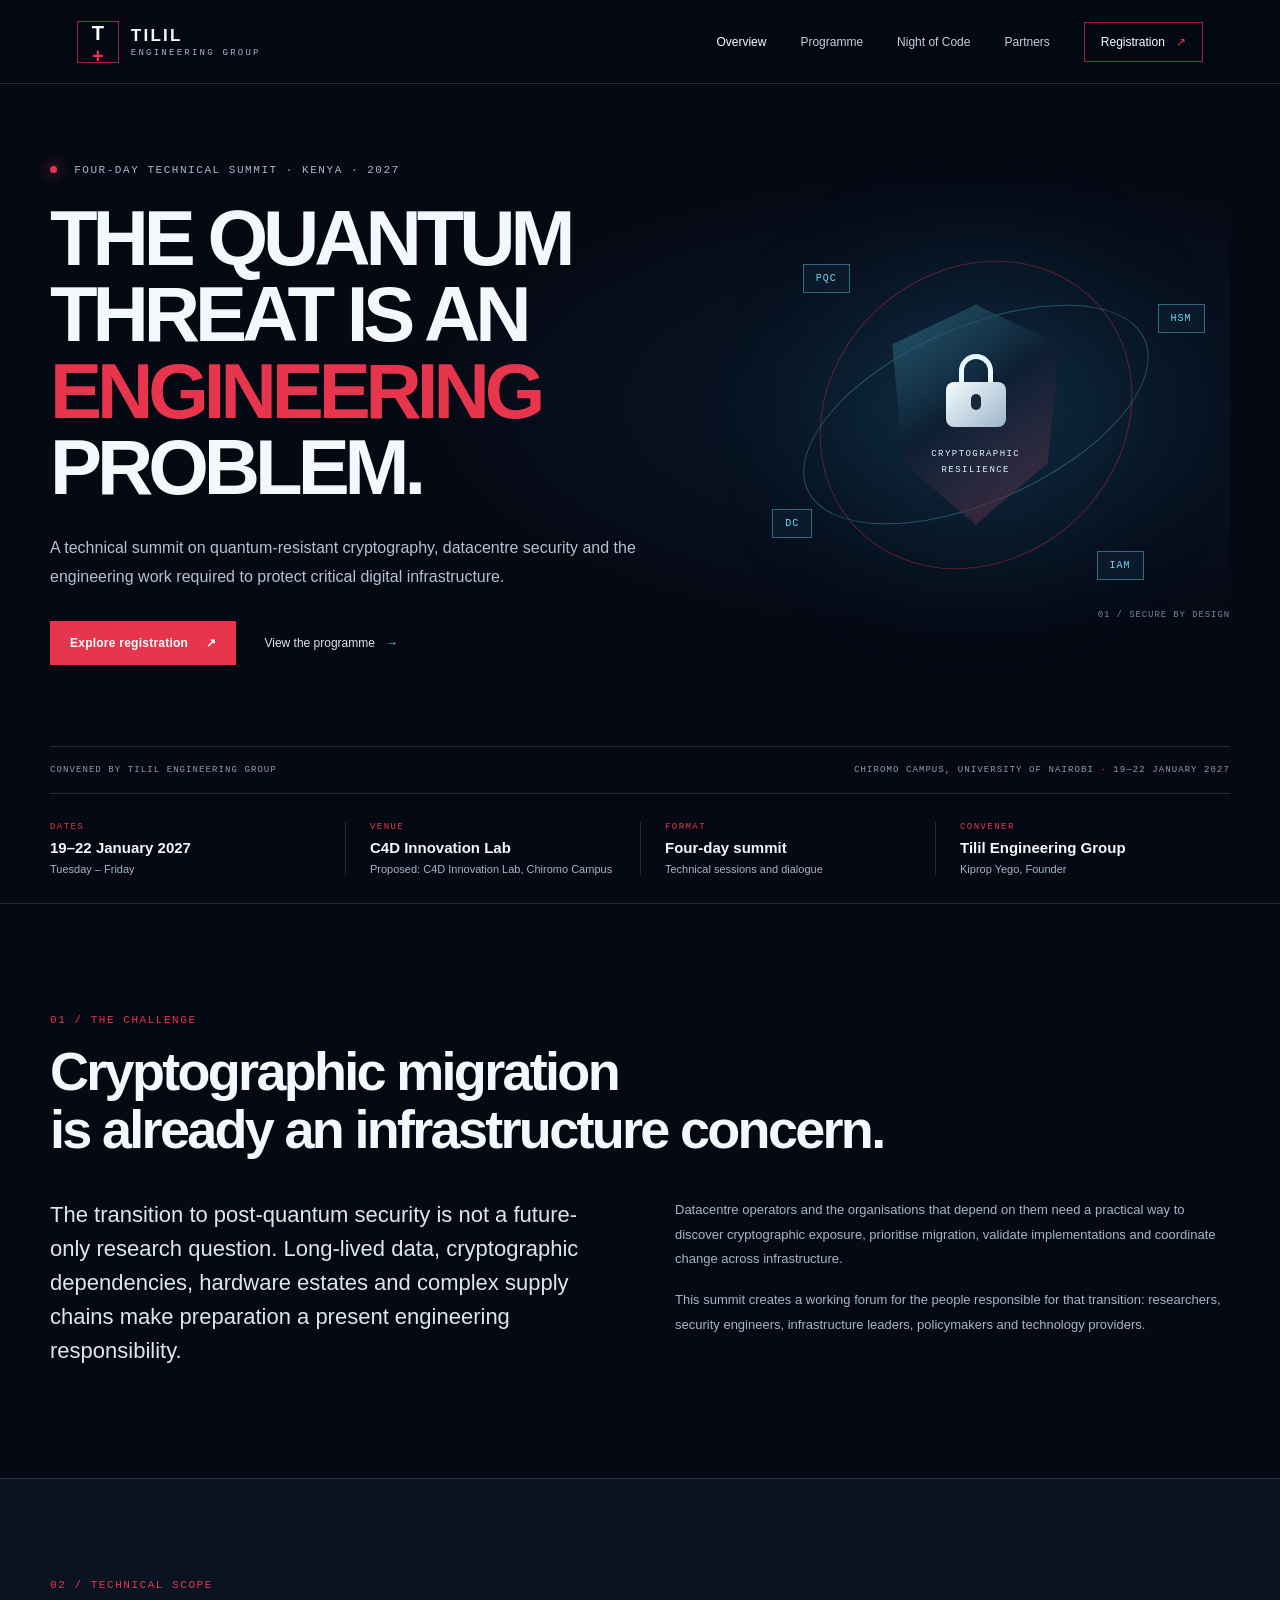
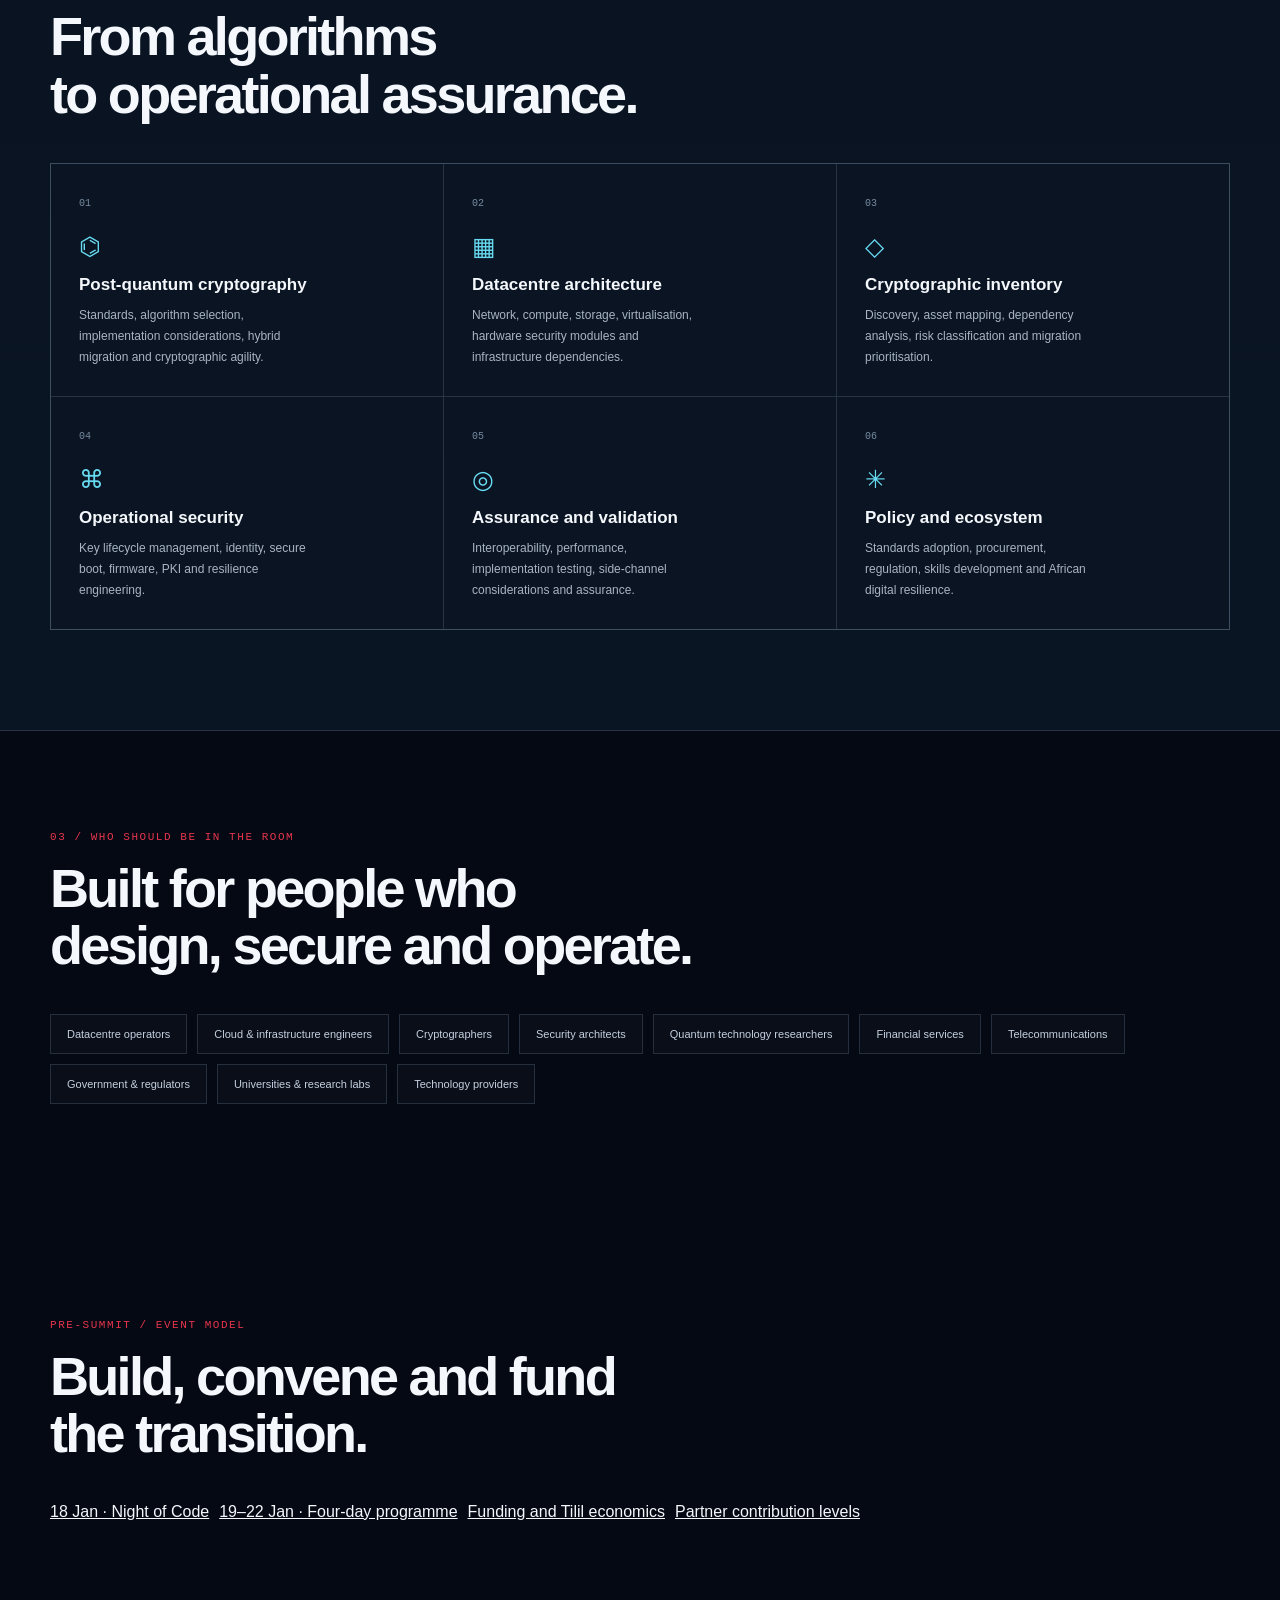
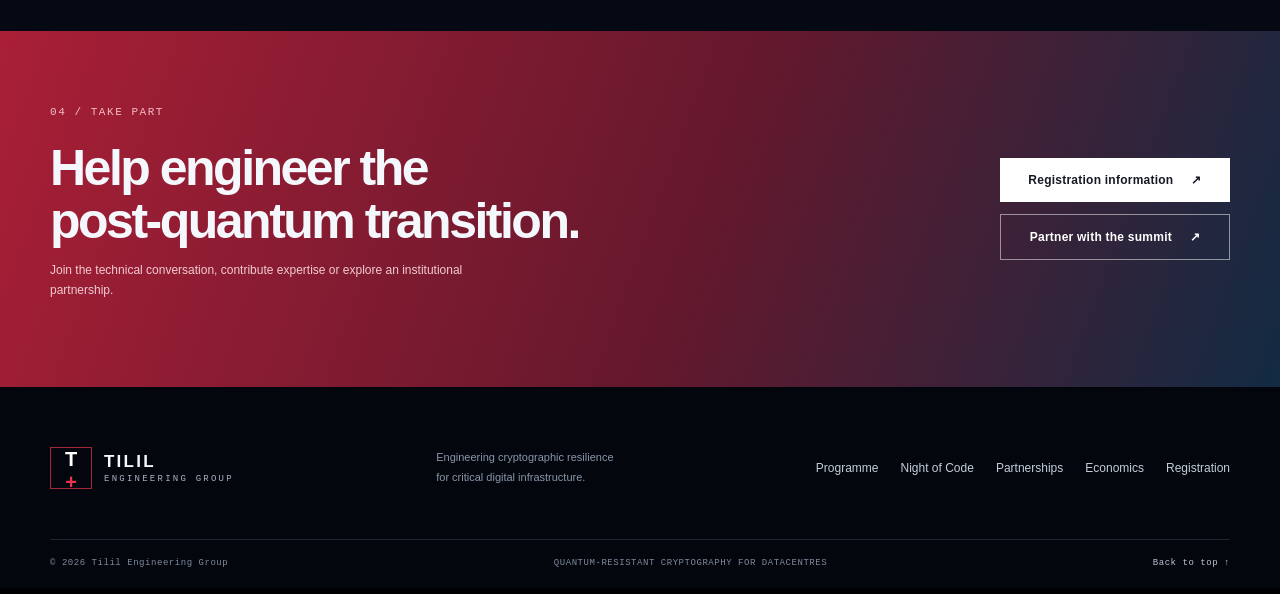
<file: index.html>
<!doctype html>
<html lang="en">
<head>
  <meta charset="utf-8">
  <meta name="viewport" content="width=device-width, initial-scale=1">
  <meta name="theme-color" content="#050914">
  <meta name="description" content="Quantum-Resistant Cryptography for Datacentres — a four-day technical summit in Kenya, convened by Tilil Engineering Group. 19–22 January 2027.">
  <meta property="og:type" content="website">
  <meta property="og:title" content="Quantum-Resistant Cryptography for Datacentres | Nairobi 2027">
  <meta property="og:description" content="Four days bringing cryptography, datacentre engineering, security architecture, research and policy together.">
  <title>Quantum-Resistant Cryptography for Datacentres | 2027 Summit</title>
  
  
  
  <link rel="stylesheet" href="styles.css">
  <link rel="stylesheet" href="refinements.css">
  <script src="script.js" defer></script>
</head>
<body>
  <a class="skip-link" href="#main">Skip to main content</a>
  <header class="site-header">
    <a class="brand" href="index.html" aria-label="Summit home">
      <span class="brand-symbol" aria-hidden="true">T<span>+</span></span>
      <span class="brand-name"><strong>TILIL</strong><small>ENGINEERING GROUP</small></span>
    </a>
    <button class="menu-toggle" type="button" aria-expanded="false" aria-controls="primary-nav" aria-label="Open navigation"><span></span><span></span></button>
    <nav class="primary-nav" id="primary-nav" aria-label="Main navigation">
      <a href="index.html" aria-current="page">Overview</a>
      <a href="programme.html">Programme</a>
      <a href="night-of-code.html">Night of Code</a>
      <a href="sponsors.html">Partners</a>
      <a class="nav-cta" href="registration.html">Registration <span aria-hidden="true">↗</span></a>
    </nav>
  </header>

  <main id="main">
    <section class="hero section-wrap">
      <div class="hero-grid">
        <div class="hero-copy">
          <p class="eyebrow"><span class="status-dot"></span> FOUR-DAY TECHNICAL SUMMIT · KENYA · 2027</p>
          <h1>THE QUANTUM<br>THREAT IS AN<br><span>ENGINEERING</span><br>PROBLEM.</h1>
          <p class="hero-lede">A technical summit on quantum-resistant cryptography, datacentre security and the engineering work required to protect critical digital infrastructure.</p>
          <div class="hero-actions">
            <a class="button button-primary" href="registration.html">Explore registration <span aria-hidden="true">↗</span></a>
            <a class="text-link" href="programme.html">View the programme <span aria-hidden="true">→</span></a>
          </div>
        </div>
        <div class="hero-art" role="img" aria-label="Abstract illustration of a protected digital infrastructure network">
          <div class="orbit orbit-one"></div><div class="orbit orbit-two"></div>
          <div class="core-shield"><div class="core-lock"><i></i><b></b></div><span class="core-label">CRYPTOGRAPHIC<br>RESILIENCE</span></div>
          <span class="node node-a">PQC</span><span class="node node-b">HSM</span><span class="node node-c">DC</span><span class="node node-d">IAM</span>
          <span class="art-coordinate">01 / SECURE BY DESIGN</span>
        </div>
      </div>
      <div class="hero-foot"><span>CONVENED BY TILIL ENGINEERING GROUP</span><span>CHIROMO CAMPUS, UNIVERSITY OF NAIROBI <i>·</i> 19—22 JANUARY 2027</span></div>
    </section>

    <section class="event-strip" aria-label="Event facts">
      <div><span class="fact-label">DATES</span><strong>19–22 January 2027</strong><small>Tuesday – Friday</small></div>
      <div><span class="fact-label">VENUE</span><strong>C4D Innovation Lab</strong><small>Proposed: C4D Innovation Lab, Chiromo Campus</small></div>
      <div><span class="fact-label">FORMAT</span><strong>Four-day summit</strong><small>Technical sessions and dialogue</small></div>
      <div><span class="fact-label">CONVENER</span><strong>Tilil Engineering Group</strong><small>Kiprop Yego, Founder</small></div>
    </section>

    <section class="section-wrap section-block" id="challenge">
      <div class="section-heading"><p class="eyebrow">01 / THE CHALLENGE</p><h2>Cryptographic migration<br>is already an infrastructure concern.</h2></div>
      <div class="two-column-copy">
        <p class="large-copy">The transition to post-quantum security is not a future-only research question. Long-lived data, cryptographic dependencies, hardware estates and complex supply chains make preparation a present engineering responsibility.</p>
        <div class="body-copy"><p>Datacentre operators and the organisations that depend on them need a practical way to discover cryptographic exposure, prioritise migration, validate implementations and coordinate change across infrastructure.</p><p>This summit creates a working forum for the people responsible for that transition: researchers, security engineers, infrastructure leaders, policymakers and technology providers.</p></div>
      </div>
    </section>

    <section class="theme-section">
      <div class="section-wrap">
        <div class="section-heading"><p class="eyebrow">02 / TECHNICAL SCOPE</p><h2>From algorithms<br>to operational assurance.</h2></div>
        <div class="theme-grid">
          <article class="theme-card"><span class="card-index">01</span><div class="theme-icon">⌬</div><h3>Post-quantum cryptography</h3><p>Standards, algorithm selection, implementation considerations, hybrid migration and cryptographic agility.</p></article>
          <article class="theme-card"><span class="card-index">02</span><div class="theme-icon">▦</div><h3>Datacentre architecture</h3><p>Network, compute, storage, virtualisation, hardware security modules and infrastructure dependencies.</p></article>
          <article class="theme-card"><span class="card-index">03</span><div class="theme-icon">◇</div><h3>Cryptographic inventory</h3><p>Discovery, asset mapping, dependency analysis, risk classification and migration prioritisation.</p></article>
          <article class="theme-card"><span class="card-index">04</span><div class="theme-icon">⌘</div><h3>Operational security</h3><p>Key lifecycle management, identity, secure boot, firmware, PKI and resilience engineering.</p></article>
          <article class="theme-card"><span class="card-index">05</span><div class="theme-icon">◎</div><h3>Assurance and validation</h3><p>Interoperability, performance, implementation testing, side-channel considerations and assurance.</p></article>
          <article class="theme-card"><span class="card-index">06</span><div class="theme-icon">✳</div><h3>Policy and ecosystem</h3><p>Standards adoption, procurement, regulation, skills development and African digital resilience.</p></article>
        </div>
      </div>
    </section>

    <section class="section-wrap section-block audience-section">
      <div class="section-heading"><p class="eyebrow">03 / WHO SHOULD BE IN THE ROOM</p><h2>Built for people who<br>design, secure and operate.</h2></div>
      <div class="audience-list"><span>Datacentre operators</span><span>Cloud & infrastructure engineers</span><span>Cryptographers</span><span>Security architects</span><span>Quantum technology researchers</span><span>Financial services</span><span>Telecommunications</span><span>Government & regulators</span><span>Universities & research labs</span><span>Technology providers</span></div>
    </section>

    <section class="section-wrap section-block"><div class="section-heading"><p class="eyebrow">PRE-SUMMIT / EVENT MODEL</p><h2>Build, convene and fund<br>the transition.</h2></div><div class="audience-list"><a href="night-of-code.html">18 Jan · Night of Code</a><a href="programme.html">19–22 Jan · Four-day programme</a><a href="economics.html">Funding and Tilil economics</a><a href="sponsors.html">Partner contribution levels</a></div></section>

    <section class="cta-band">
      <div class="section-wrap cta-inner"><div><p class="eyebrow">04 / TAKE PART</p><h2>Help engineer the<br>post-quantum transition.</h2><p>Join the technical conversation, contribute expertise or explore an institutional partnership.</p></div><div class="cta-actions"><a class="button button-light" href="registration.html">Registration information <span aria-hidden="true">↗</span></a><a class="button button-outline" href="sponsors.html">Partner with the summit <span aria-hidden="true">↗</span></a></div></div>
    </section>
  </main>

  <footer class="site-footer">
    <div class="footer-main"><a class="brand footer-brand" href="index.html"><span class="brand-symbol" aria-hidden="true">T<span>+</span></span><span class="brand-name"><strong>TILIL</strong><small>ENGINEERING GROUP</small></span></a><p>Engineering cryptographic resilience<br>for critical digital infrastructure.</p><div class="footer-links"><a href="programme.html">Programme</a><a href="night-of-code.html">Night of Code</a><a href="sponsors.html">Partnerships</a><a href="economics.html">Economics</a><a href="registration.html">Registration</a></div></div>
    <div class="footer-bottom"><span>© <span data-year>2026</span> Tilil Engineering Group</span><span>QUANTUM-RESISTANT CRYPTOGRAPHY FOR DATACENTRES</span><a href="#main">Back to top ↑</a></div>
  </footer>
</body>
</html>
</file>
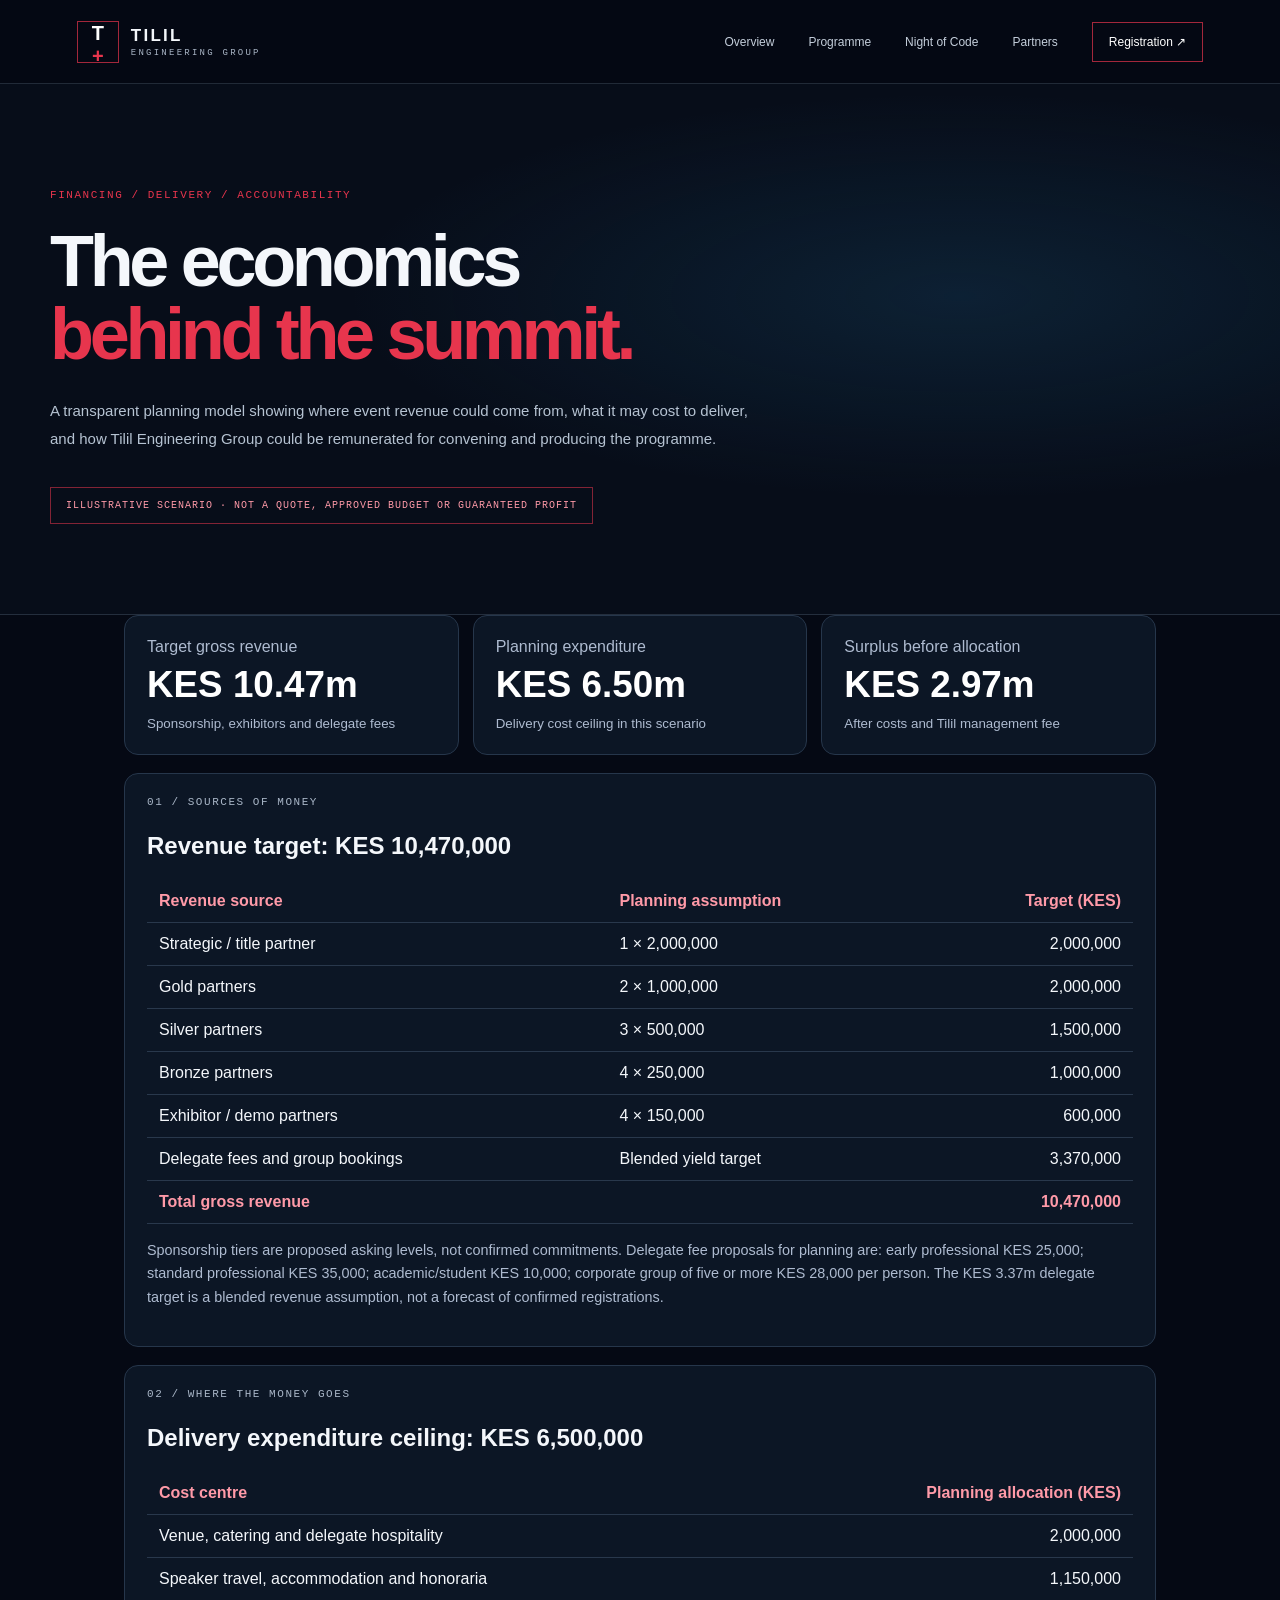
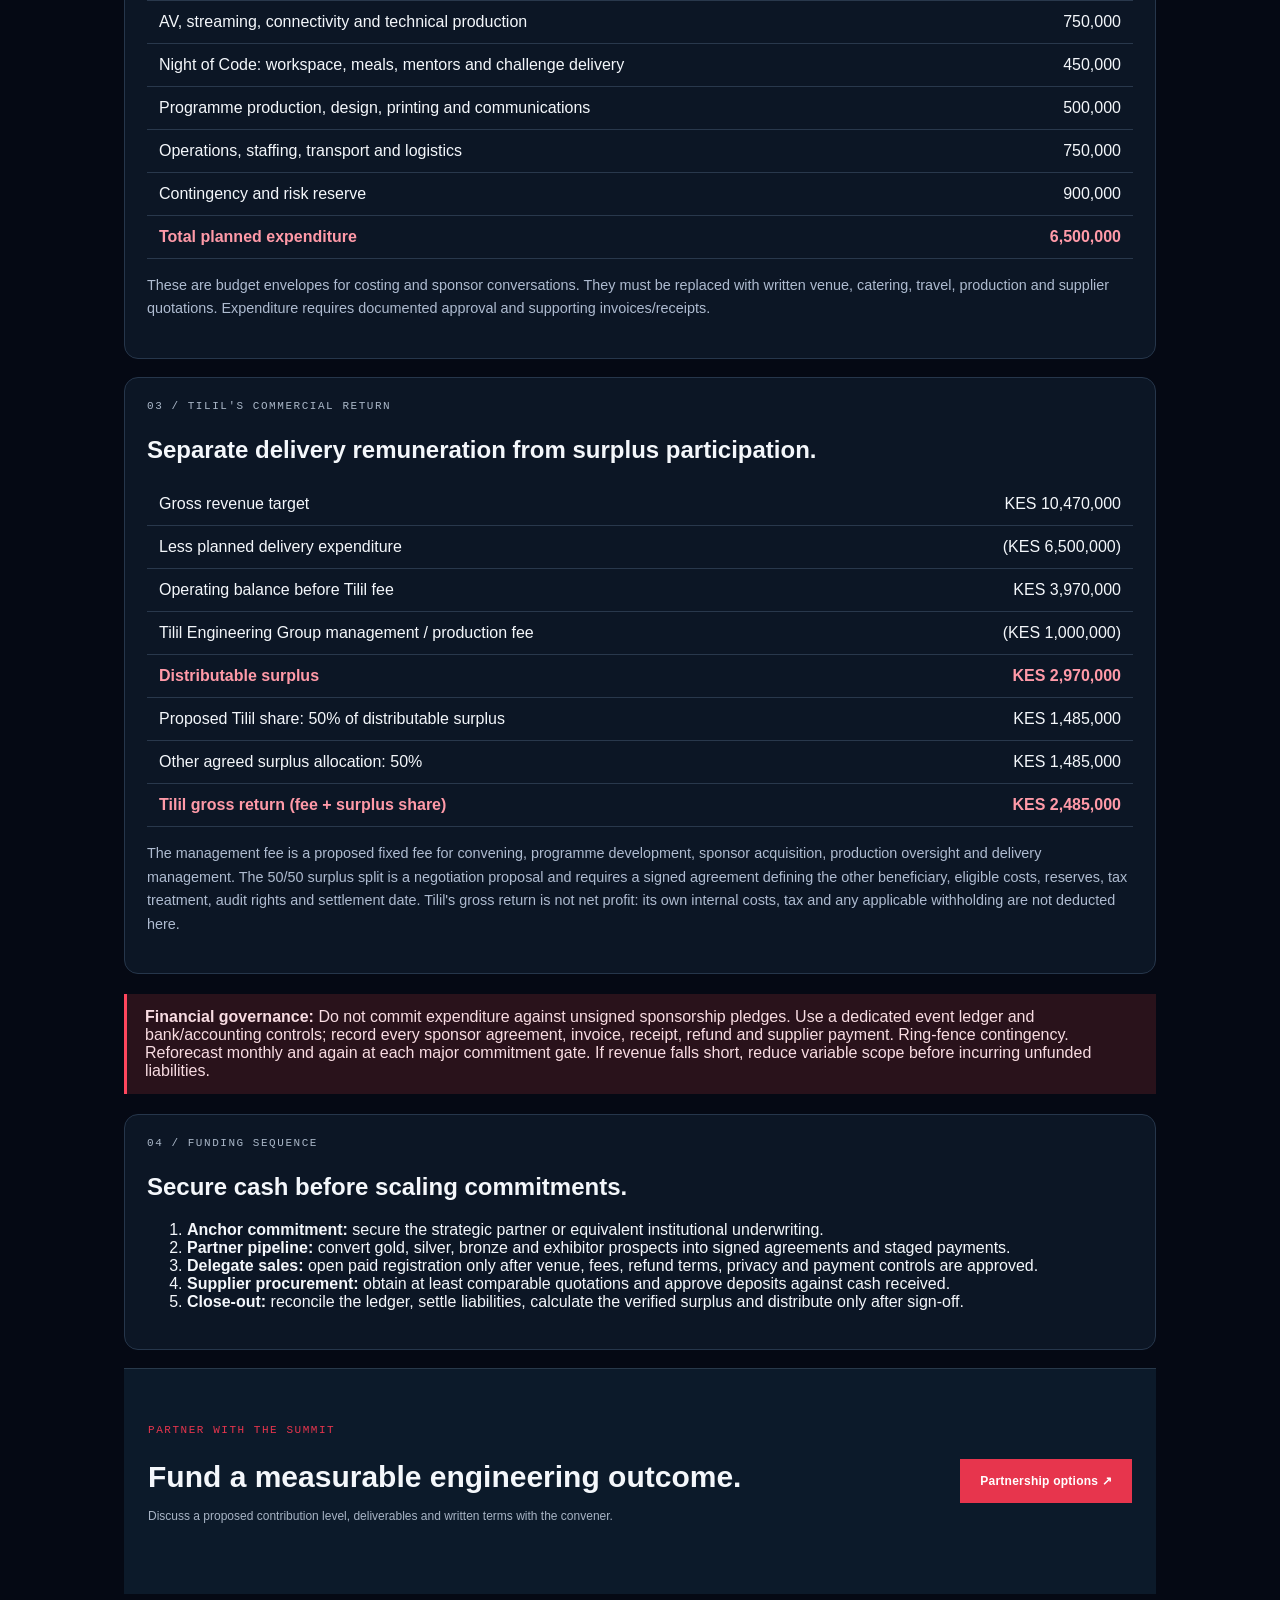
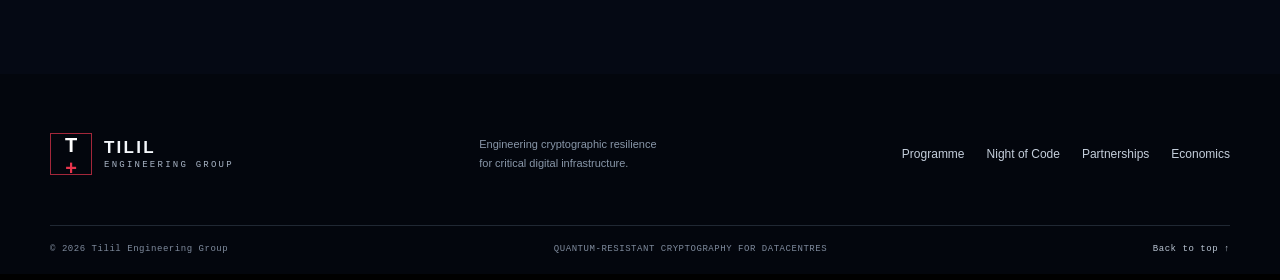
<file: economics.html>
<!doctype html>
<html lang="en"><head><meta charset="utf-8"><meta name="viewport" content="width=device-width,initial-scale=1"><meta name="theme-color" content="#050914"><meta name="description" content="Illustrative summit budget, funding model and Tilil Engineering Group economics."><title>Summit Economics | Quantum-Resistant Cryptography for Datacentres</title><link rel="stylesheet" href="styles.css"><link rel="stylesheet" href="refinements.css"><link rel="stylesheet" href="inner-pages.css"><script src="script.js" defer></script><style>.content-wrap{max-width:1080px;margin:auto;padding:0 24px 80px}.finance-grid{display:grid;grid-template-columns:repeat(3,minmax(0,1fr));gap:14px}.metric,.finance-panel{background:#0c1625;border:1px solid #26364b;border-radius:14px;padding:22px}.metric strong{display:block;font-size:clamp(1.5rem,4vw,2.3rem);color:#fff;margin:8px 0}.metric span,.muted{color:#aebbd0}.finance-panel{margin:18px 0}.finance-table{width:100%;border-collapse:collapse;margin-top:15px}.finance-table td,.finance-table th{text-align:left;padding:12px;border-bottom:1px solid #29384c}.finance-table td:last-child,.finance-table th:last-child{text-align:right;white-space:nowrap}.finance-table th{color:#ff9aa8}.caution{border-left:3px solid #ff465d;padding:14px 18px;background:#29121b;color:#f8dce2;margin:20px 0}.fine{font-size:.9rem;color:#aebbd0;line-height:1.65}@media(max-width:760px){.finance-grid{grid-template-columns:1fr}.finance-table{font-size:.88rem}.finance-table td,.finance-table th{padding:9px 5px}}</style></head>
<body><a class="skip-link" href="#main">Skip to main content</a><header class="site-header"><a class="brand" href="index.html"><span class="brand-symbol">T<span>+</span></span><span class="brand-name"><strong>TILIL</strong><small>ENGINEERING GROUP</small></span></a><button class="menu-toggle" type="button" aria-expanded="false" aria-controls="primary-nav" aria-label="Open navigation"><span></span><span></span></button><nav class="primary-nav" id="primary-nav" aria-label="Main navigation"><a href="index.html">Overview</a><a href="programme.html">Programme</a><a href="night-of-code.html">Night of Code</a><a href="sponsors.html">Partners</a><a class="nav-cta" href="registration.html">Registration ↗</a></nav></header>
<main id="main" class="inner-main"><section class="inner-hero"><p class="eyebrow">FINANCING / DELIVERY / ACCOUNTABILITY</p><h1>The economics<br><span>behind the summit.</span></h1><p>A transparent planning model showing where event revenue could come from, what it may cost to deliver, and how Tilil Engineering Group could be remunerated for convening and producing the programme.</p><div class="draft-note">ILLUSTRATIVE SCENARIO · NOT A QUOTE, APPROVED BUDGET OR GUARANTEED PROFIT</div></section>
<div class="content-wrap"><div class="finance-grid"><article class="metric"><span>Target gross revenue</span><strong>KES 10.47m</strong><small class="muted">Sponsorship, exhibitors and delegate fees</small></article><article class="metric"><span>Planning expenditure</span><strong>KES 6.50m</strong><small class="muted">Delivery cost ceiling in this scenario</small></article><article class="metric"><span>Surplus before allocation</span><strong>KES 2.97m</strong><small class="muted">After costs and Tilil management fee</small></article></div>
<div class="finance-panel"><p class="eyebrow">01 / SOURCES OF MONEY</p><h2>Revenue target: KES 10,470,000</h2><table class="finance-table"><thead><tr><th>Revenue source</th><th>Planning assumption</th><th>Target (KES)</th></tr></thead><tbody><tr><td>Strategic / title partner</td><td>1 × 2,000,000</td><td>2,000,000</td></tr><tr><td>Gold partners</td><td>2 × 1,000,000</td><td>2,000,000</td></tr><tr><td>Silver partners</td><td>3 × 500,000</td><td>1,500,000</td></tr><tr><td>Bronze partners</td><td>4 × 250,000</td><td>1,000,000</td></tr><tr><td>Exhibitor / demo partners</td><td>4 × 150,000</td><td>600,000</td></tr><tr><td>Delegate fees and group bookings</td><td>Blended yield target</td><td>3,370,000</td></tr><tr><th colspan="2">Total gross revenue</th><th>10,470,000</th></tr></tbody></table><p class="fine">Sponsorship tiers are proposed asking levels, not confirmed commitments. Delegate fee proposals for planning are: early professional KES 25,000; standard professional KES 35,000; academic/student KES 10,000; corporate group of five or more KES 28,000 per person. The KES 3.37m delegate target is a blended revenue assumption, not a forecast of confirmed registrations.</p></div>
<div class="finance-panel"><p class="eyebrow">02 / WHERE THE MONEY GOES</p><h2>Delivery expenditure ceiling: KES 6,500,000</h2><table class="finance-table"><thead><tr><th>Cost centre</th><th>Planning allocation (KES)</th></tr></thead><tbody><tr><td>Venue, catering and delegate hospitality</td><td>2,000,000</td></tr><tr><td>Speaker travel, accommodation and honoraria</td><td>1,150,000</td></tr><tr><td>AV, streaming, connectivity and technical production</td><td>750,000</td></tr><tr><td>Night of Code: workspace, meals, mentors and challenge delivery</td><td>450,000</td></tr><tr><td>Programme production, design, printing and communications</td><td>500,000</td></tr><tr><td>Operations, staffing, transport and logistics</td><td>750,000</td></tr><tr><td>Contingency and risk reserve</td><td>900,000</td></tr><tr><th>Total planned expenditure</th><th>6,500,000</th></tr></tbody></table><p class="fine">These are budget envelopes for costing and sponsor conversations. They must be replaced with written venue, catering, travel, production and supplier quotations. Expenditure requires documented approval and supporting invoices/receipts.</p></div>
<div class="finance-panel"><p class="eyebrow">03 / TILIL'S COMMERCIAL RETURN</p><h2>Separate delivery remuneration from surplus participation.</h2><table class="finance-table"><tbody><tr><td>Gross revenue target</td><td>KES 10,470,000</td></tr><tr><td>Less planned delivery expenditure</td><td>(KES 6,500,000)</td></tr><tr><td>Operating balance before Tilil fee</td><td>KES 3,970,000</td></tr><tr><td>Tilil Engineering Group management / production fee</td><td>(KES 1,000,000)</td></tr><tr><th>Distributable surplus</th><th>KES 2,970,000</th></tr><tr><td>Proposed Tilil share: 50% of distributable surplus</td><td>KES 1,485,000</td></tr><tr><td>Other agreed surplus allocation: 50%</td><td>KES 1,485,000</td></tr><tr><th>Tilil gross return (fee + surplus share)</th><th>KES 2,485,000</th></tr></tbody></table><p class="fine">The management fee is a proposed fixed fee for convening, programme development, sponsor acquisition, production oversight and delivery management. The 50/50 surplus split is a negotiation proposal and requires a signed agreement defining the other beneficiary, eligible costs, reserves, tax treatment, audit rights and settlement date. Tilil's gross return is not net profit: its own internal costs, tax and any applicable withholding are not deducted here.</p></div>
<div class="caution"><strong>Financial governance:</strong> Do not commit expenditure against unsigned sponsorship pledges. Use a dedicated event ledger and bank/accounting controls; record every sponsor agreement, invoice, receipt, refund and supplier payment. Ring-fence contingency. Reforecast monthly and again at each major commitment gate. If revenue falls short, reduce variable scope before incurring unfunded liabilities.</div>
<div class="finance-panel"><p class="eyebrow">04 / FUNDING SEQUENCE</p><h2>Secure cash before scaling commitments.</h2><ol><li><strong>Anchor commitment:</strong> secure the strategic partner or equivalent institutional underwriting.</li><li><strong>Partner pipeline:</strong> convert gold, silver, bronze and exhibitor prospects into signed agreements and staged payments.</li><li><strong>Delegate sales:</strong> open paid registration only after venue, fees, refund terms, privacy and payment controls are approved.</li><li><strong>Supplier procurement:</strong> obtain at least comparable quotations and approve deposits against cash received.</li><li><strong>Close-out:</strong> reconcile the ledger, settle liabilities, calculate the verified surplus and distribute only after sign-off.</li></ol></div>
<div class="inner-callout"><div><p class="eyebrow">PARTNER WITH THE SUMMIT</p><h2>Fund a measurable engineering outcome.</h2><p>Discuss a proposed contribution level, deliverables and written terms with the convener.</p></div><a class="button button-primary" href="sponsors.html">Partnership options ↗</a></div></div></main>
<footer class="site-footer"><div class="footer-main"><a class="brand footer-brand" href="index.html"><span class="brand-symbol">T<span>+</span></span><span class="brand-name"><strong>TILIL</strong><small>ENGINEERING GROUP</small></span></a><p>Engineering cryptographic resilience<br>for critical digital infrastructure.</p><div class="footer-links"><a href="programme.html">Programme</a><a href="night-of-code.html">Night of Code</a><a href="sponsors.html">Partnerships</a><a href="economics.html">Economics</a></div></div><div class="footer-bottom"><span>© <span data-year>2026</span> Tilil Engineering Group</span><span>QUANTUM-RESISTANT CRYPTOGRAPHY FOR DATACENTRES</span><a href="#main">Back to top ↑</a></div></footer></body></html>
</file>
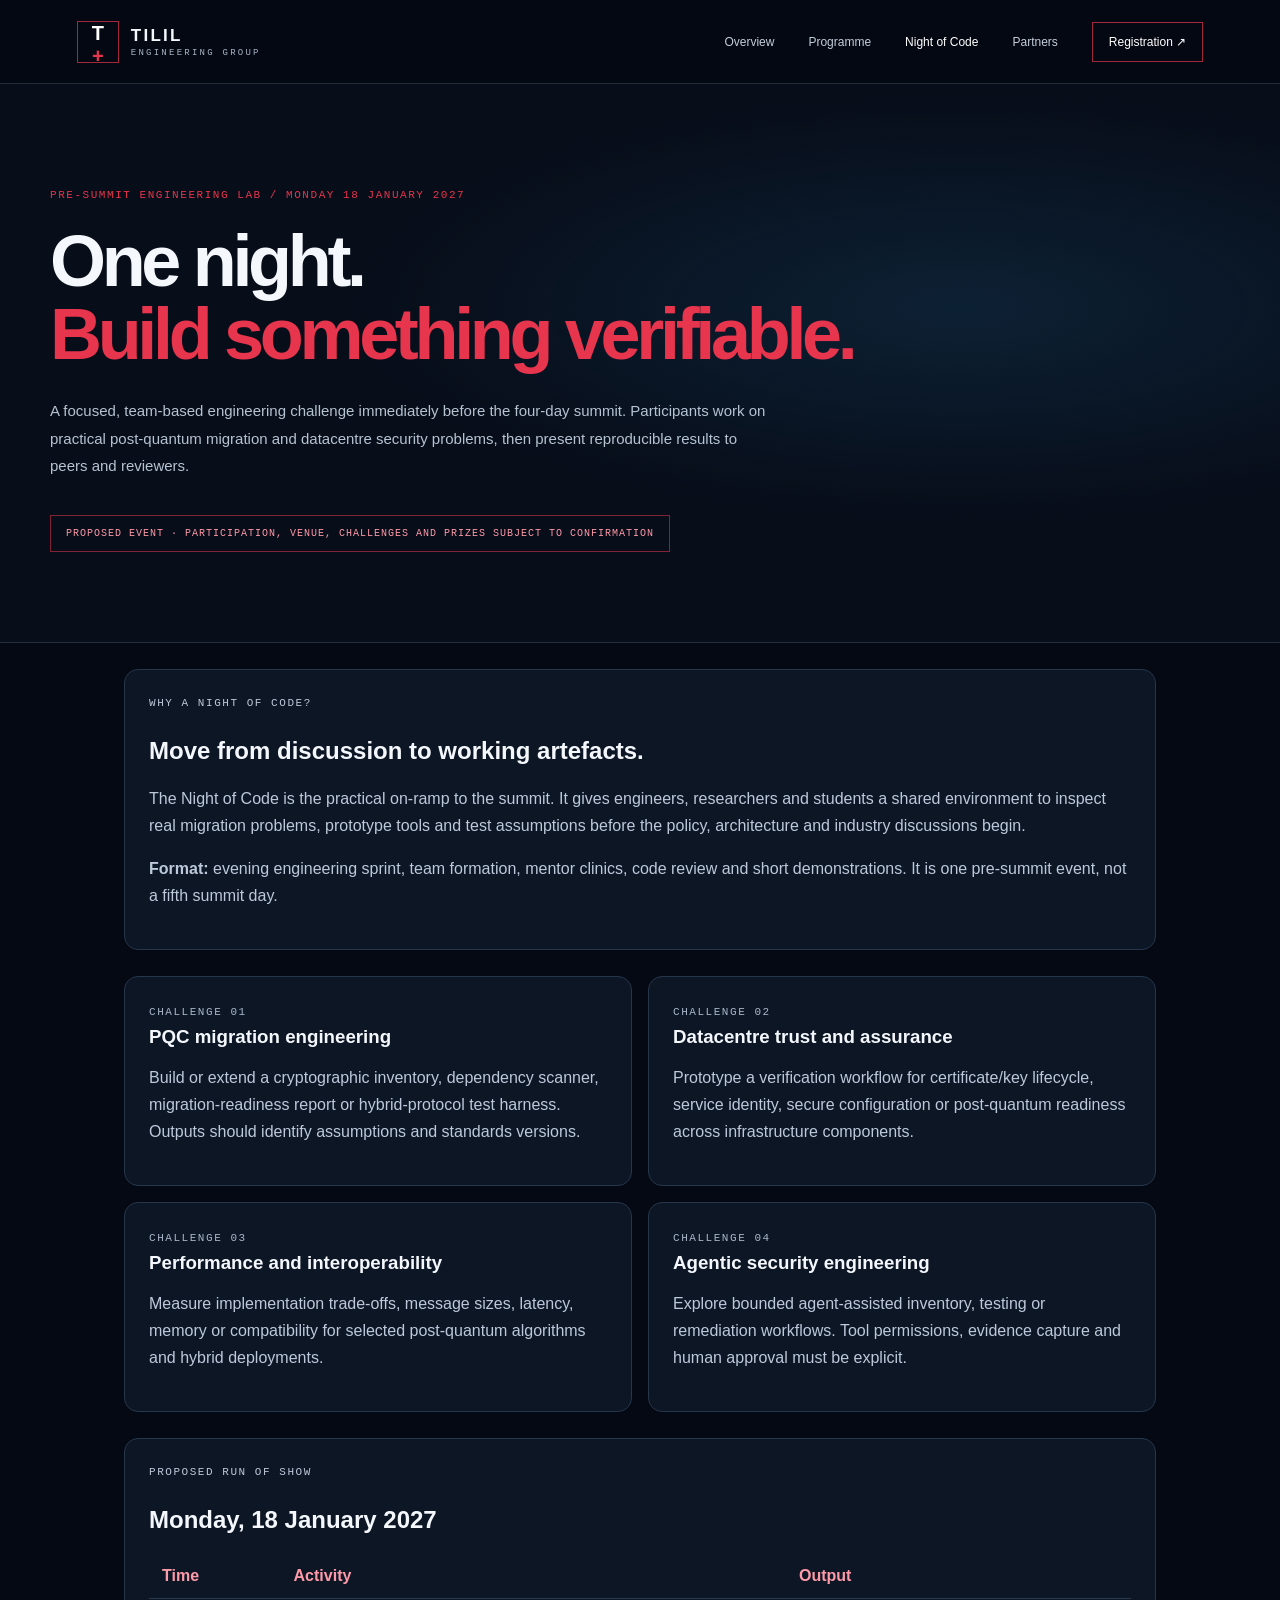
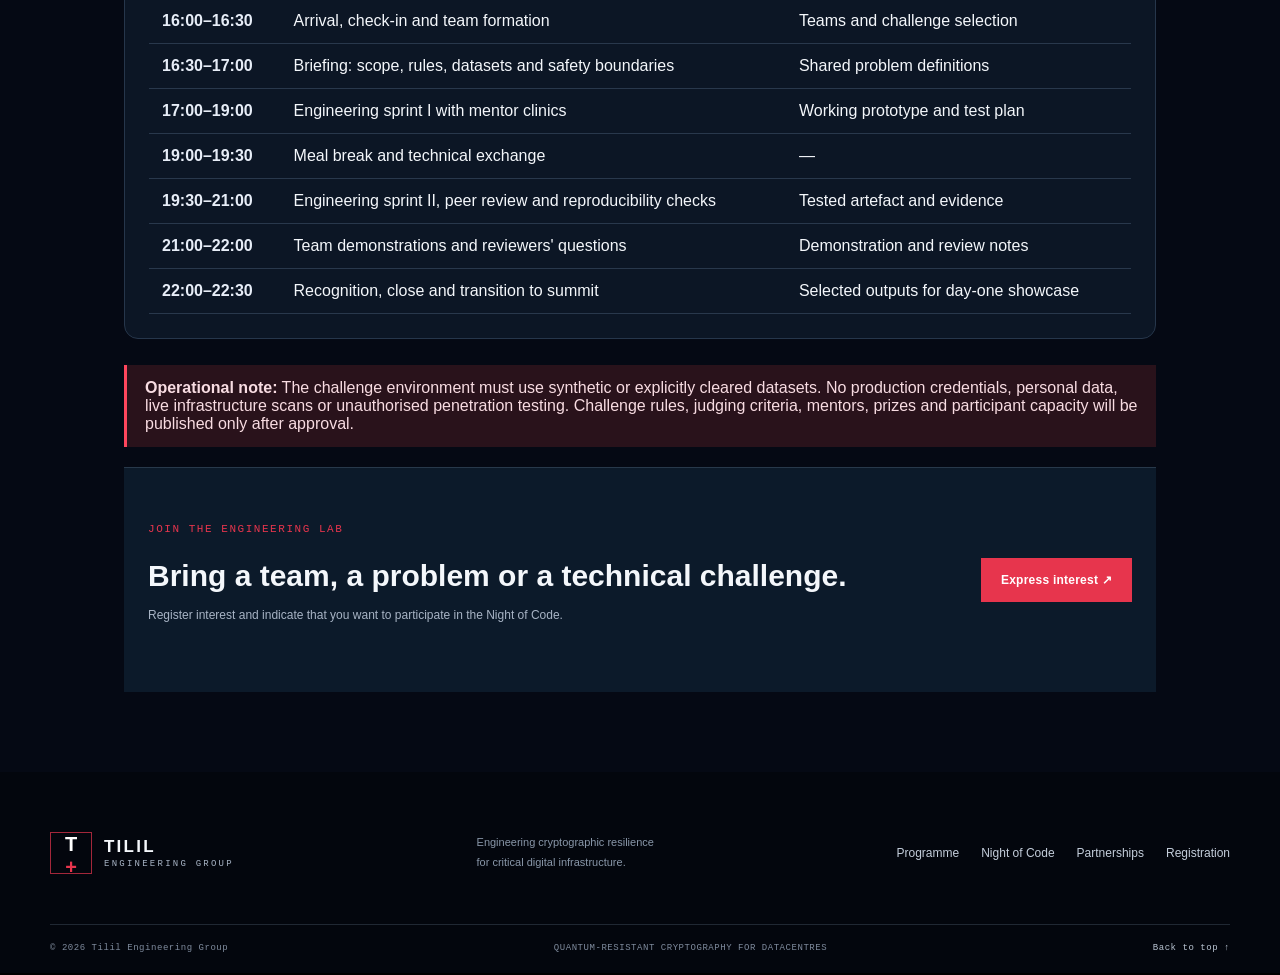
<file: night-of-code.html>
<!doctype html>
<html lang="en"><head><meta charset="utf-8"><meta name="viewport" content="width=device-width,initial-scale=1"><meta name="theme-color" content="#050914"><meta name="description" content="Night of Code: a practical pre-summit engineering challenge on quantum-resistant cryptography, 18 January 2027."><title>Night of Code | Quantum-Resistant Cryptography for Datacentres</title><link rel="stylesheet" href="styles.css"><link rel="stylesheet" href="refinements.css"><link rel="stylesheet" href="inner-pages.css"><script src="script.js" defer></script><style>.content-wrap{max-width:1080px;margin:auto;padding:0 24px 80px}.event-panel,.track{background:#0c1625;border:1px solid #26364b;border-radius:14px;padding:24px}.event-panel{margin:26px 0}.track-grid{display:grid;grid-template-columns:repeat(2,minmax(0,1fr));gap:16px}.track h3{margin:.4rem 0}.track p,.event-panel p{color:#bdc9da;line-height:1.7}.schedule{width:100%;border-collapse:collapse;margin-top:18px}.schedule th,.schedule td{text-align:left;padding:13px;border-bottom:1px solid #29384c;vertical-align:top}.schedule th{color:#ff9aa8}.schedule td:first-child{white-space:nowrap;color:#e7edf7;font-weight:700}.status-note{border-left:3px solid #ff465d;padding:14px 18px;background:#29121b;color:#f8dce2;margin:20px 0}@media(max-width:680px){.track-grid{grid-template-columns:1fr}.schedule{font-size:.88rem}.schedule th,.schedule td{padding:9px 6px}}</style></head>
<body><a class="skip-link" href="#main">Skip to main content</a><header class="site-header"><a class="brand" href="index.html"><span class="brand-symbol">T<span>+</span></span><span class="brand-name"><strong>TILIL</strong><small>ENGINEERING GROUP</small></span></a><button class="menu-toggle" type="button" aria-expanded="false" aria-controls="primary-nav" aria-label="Open navigation"><span></span><span></span></button><nav class="primary-nav" id="primary-nav" aria-label="Main navigation"><a href="index.html">Overview</a><a href="programme.html">Programme</a><a href="night-of-code.html" aria-current="page">Night of Code</a><a href="sponsors.html">Partners</a><a class="nav-cta" href="registration.html">Registration ↗</a></nav></header>
<main id="main" class="inner-main"><section class="inner-hero"><p class="eyebrow">PRE-SUMMIT ENGINEERING LAB / MONDAY 18 JANUARY 2027</p><h1>One night.<br><span>Build something verifiable.</span></h1><p>A focused, team-based engineering challenge immediately before the four-day summit. Participants work on practical post-quantum migration and datacentre security problems, then present reproducible results to peers and reviewers.</p><div class="draft-note">PROPOSED EVENT · PARTICIPATION, VENUE, CHALLENGES AND PRIZES SUBJECT TO CONFIRMATION</div></section>
<div class="content-wrap"><div class="event-panel"><p class="eyebrow">WHY A NIGHT OF CODE?</p><h2>Move from discussion to working artefacts.</h2><p>The Night of Code is the practical on-ramp to the summit. It gives engineers, researchers and students a shared environment to inspect real migration problems, prototype tools and test assumptions before the policy, architecture and industry discussions begin.</p><p><strong>Format:</strong> evening engineering sprint, team formation, mentor clinics, code review and short demonstrations. It is one pre-summit event, not a fifth summit day.</p></div>
<div class="track-grid"><article class="track"><span class="eyebrow">CHALLENGE 01</span><h3>PQC migration engineering</h3><p>Build or extend a cryptographic inventory, dependency scanner, migration-readiness report or hybrid-protocol test harness. Outputs should identify assumptions and standards versions.</p></article><article class="track"><span class="eyebrow">CHALLENGE 02</span><h3>Datacentre trust and assurance</h3><p>Prototype a verification workflow for certificate/key lifecycle, service identity, secure configuration or post-quantum readiness across infrastructure components.</p></article><article class="track"><span class="eyebrow">CHALLENGE 03</span><h3>Performance and interoperability</h3><p>Measure implementation trade-offs, message sizes, latency, memory or compatibility for selected post-quantum algorithms and hybrid deployments.</p></article><article class="track"><span class="eyebrow">CHALLENGE 04</span><h3>Agentic security engineering</h3><p>Explore bounded agent-assisted inventory, testing or remediation workflows. Tool permissions, evidence capture and human approval must be explicit.</p></article></div>
<div class="event-panel"><p class="eyebrow">PROPOSED RUN OF SHOW</p><h2>Monday, 18 January 2027</h2><table class="schedule"><thead><tr><th>Time</th><th>Activity</th><th>Output</th></tr></thead><tbody><tr><td>16:00–16:30</td><td>Arrival, check-in and team formation</td><td>Teams and challenge selection</td></tr><tr><td>16:30–17:00</td><td>Briefing: scope, rules, datasets and safety boundaries</td><td>Shared problem definitions</td></tr><tr><td>17:00–19:00</td><td>Engineering sprint I with mentor clinics</td><td>Working prototype and test plan</td></tr><tr><td>19:00–19:30</td><td>Meal break and technical exchange</td><td>—</td></tr><tr><td>19:30–21:00</td><td>Engineering sprint II, peer review and reproducibility checks</td><td>Tested artefact and evidence</td></tr><tr><td>21:00–22:00</td><td>Team demonstrations and reviewers' questions</td><td>Demonstration and review notes</td></tr><tr><td>22:00–22:30</td><td>Recognition, close and transition to summit</td><td>Selected outputs for day-one showcase</td></tr></tbody></table></div>
<div class="status-note"><strong>Operational note:</strong> The challenge environment must use synthetic or explicitly cleared datasets. No production credentials, personal data, live infrastructure scans or unauthorised penetration testing. Challenge rules, judging criteria, mentors, prizes and participant capacity will be published only after approval.</div>
<div class="inner-callout"><div><p class="eyebrow">JOIN THE ENGINEERING LAB</p><h2>Bring a team, a problem or a technical challenge.</h2><p>Register interest and indicate that you want to participate in the Night of Code.</p></div><a class="button button-primary" href="registration.html">Express interest ↗</a></div></div></main>
<footer class="site-footer"><div class="footer-main"><a class="brand footer-brand" href="index.html"><span class="brand-symbol">T<span>+</span></span><span class="brand-name"><strong>TILIL</strong><small>ENGINEERING GROUP</small></span></a><p>Engineering cryptographic resilience<br>for critical digital infrastructure.</p><div class="footer-links"><a href="programme.html">Programme</a><a href="night-of-code.html">Night of Code</a><a href="sponsors.html">Partnerships</a><a href="registration.html">Registration</a></div></div><div class="footer-bottom"><span>© <span data-year>2026</span> Tilil Engineering Group</span><span>QUANTUM-RESISTANT CRYPTOGRAPHY FOR DATACENTRES</span><a href="#main">Back to top ↑</a></div></footer></body></html>
</file>
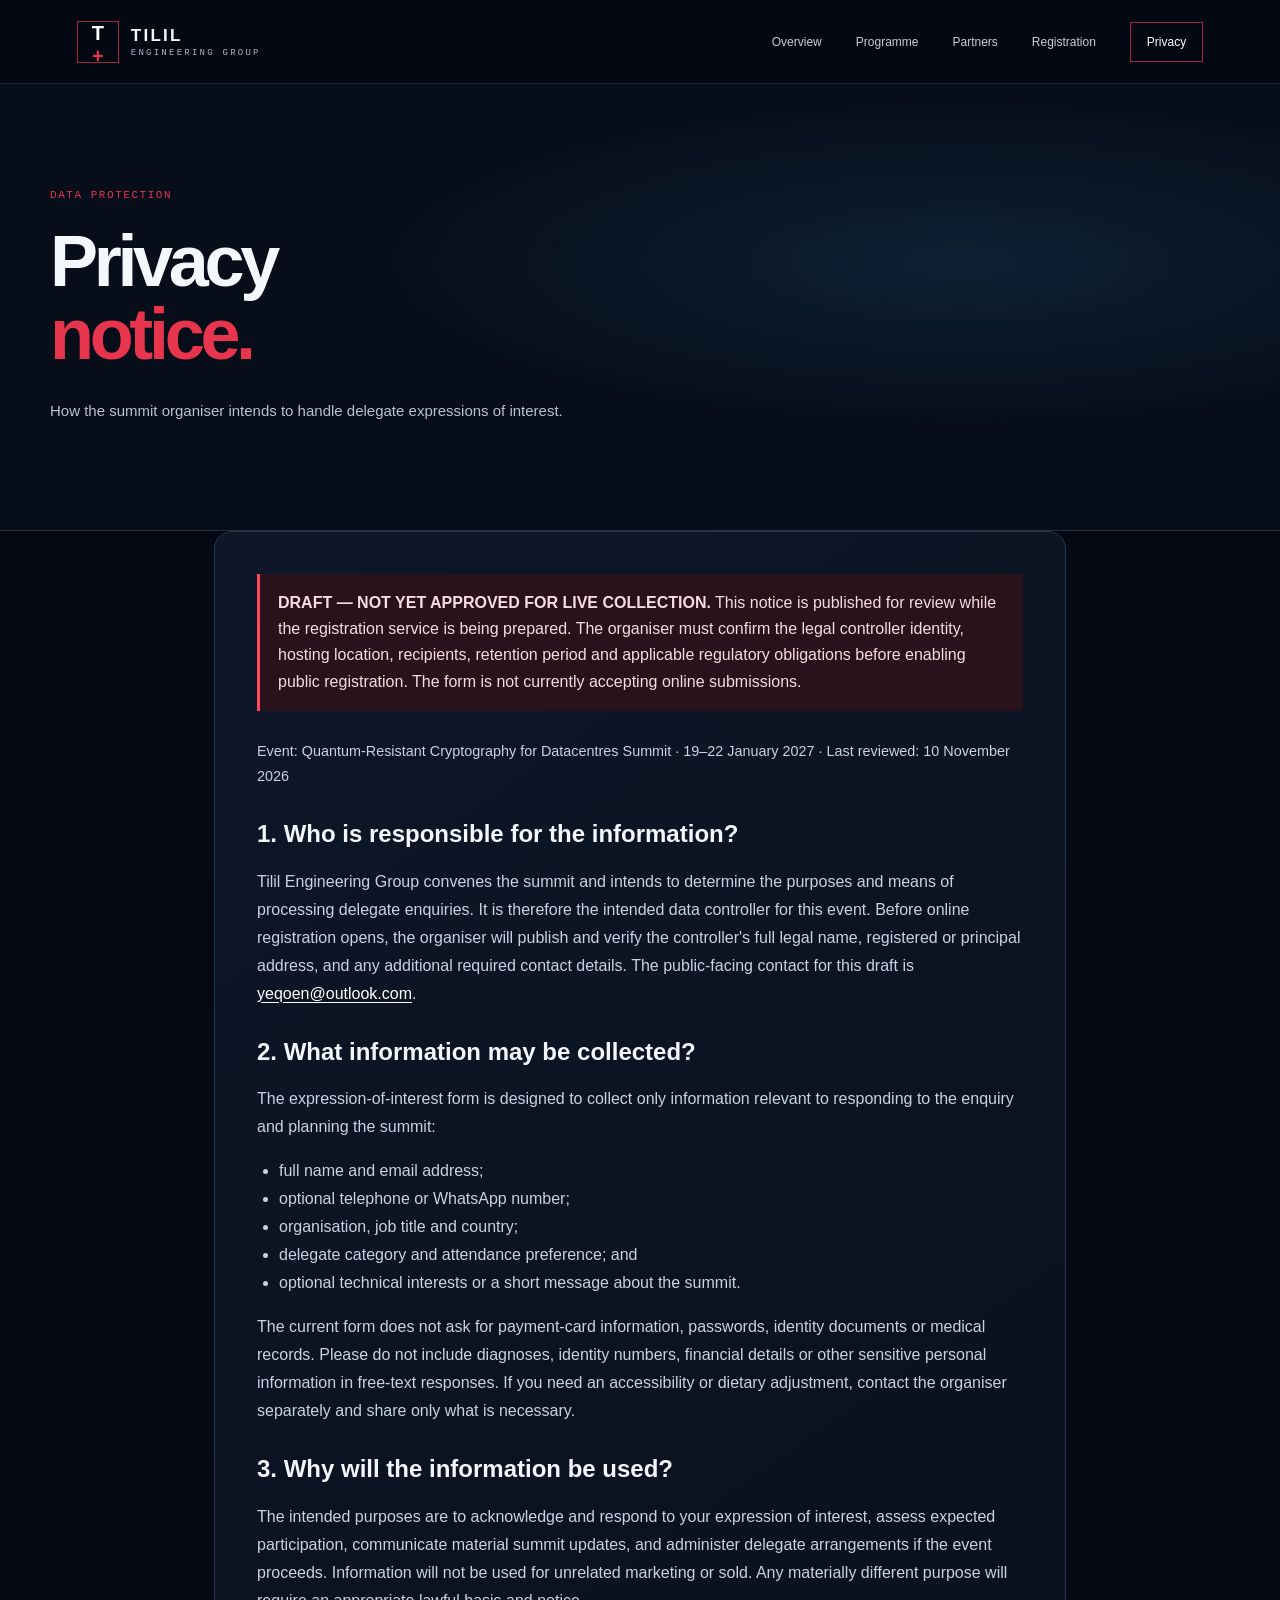
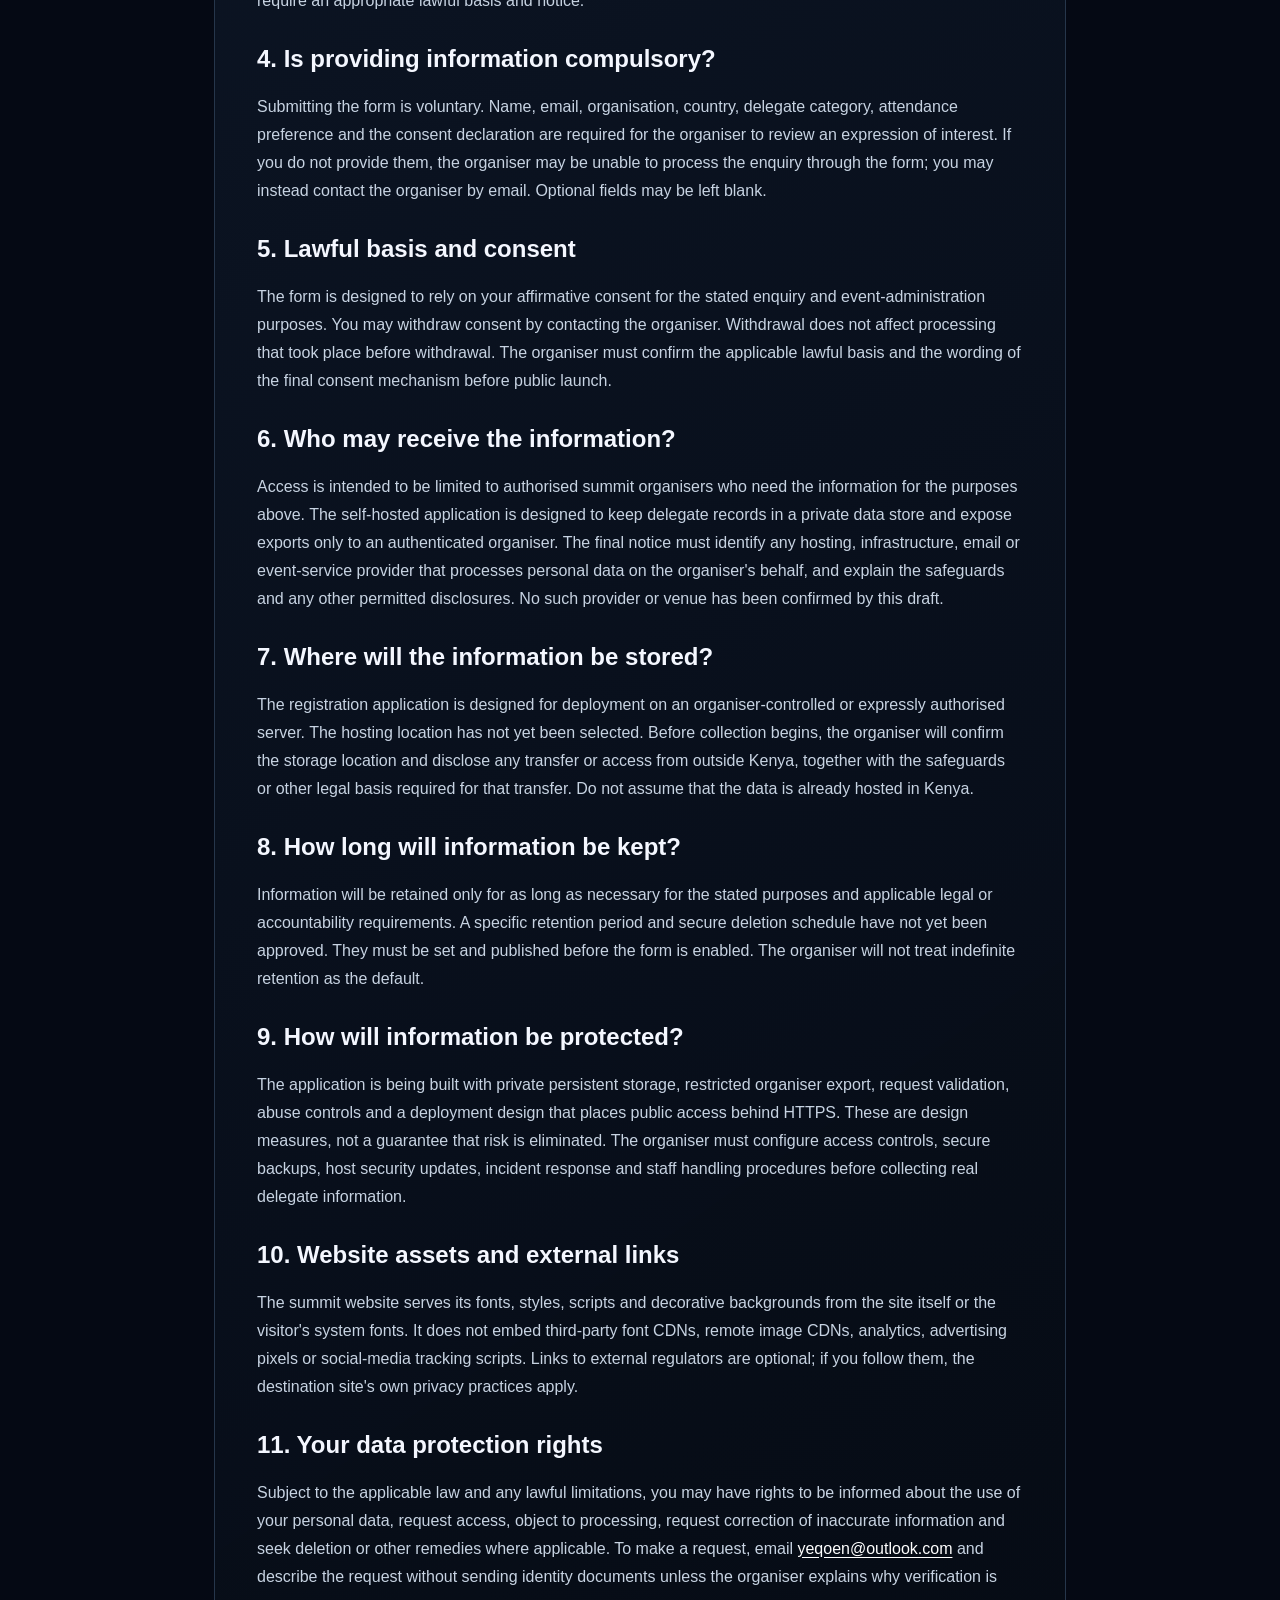
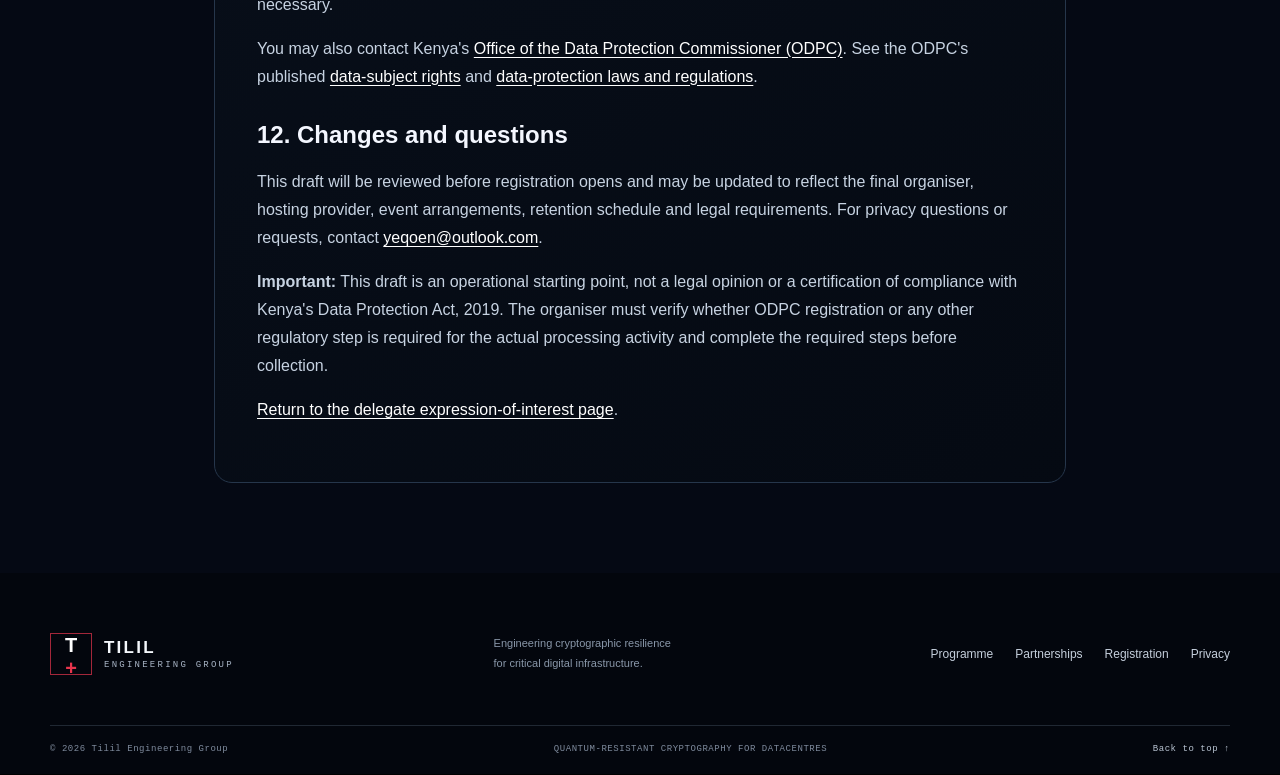
<file: privacy.html>
<!doctype html>
<html lang="en">
<head>
<meta charset="utf-8"><meta name="viewport" content="width=device-width,initial-scale=1">
<meta name="theme-color" content="#050914">
<meta name="description" content="Draft privacy notice for delegate expressions of interest for the Quantum-Resistant Cryptography for Datacentres Summit.">
<title>Privacy Notice | Quantum-Resistant Cryptography for Datacentres</title>
<link rel="stylesheet" href="styles.css"><link rel="stylesheet" href="refinements.css"><link rel="stylesheet" href="inner-pages.css"><script src="script.js" defer></script>
<style>
.policy-wrap{max-width:900px;margin:0 auto;padding:0 24px 90px}.policy-panel{background:linear-gradient(145deg,rgba(14,24,40,.96),rgba(5,10,19,.98));border:1px solid #26364b;border-radius:18px;padding:clamp(22px,4vw,42px)}.policy-panel h2{margin-top:30px;color:#f4f7ff}.policy-panel p,.policy-panel li{color:#c7d3e2;line-height:1.75}.policy-panel a{color:#fff;text-decoration:underline;text-underline-offset:3px}.policy-draft{border-left:3px solid #ff465d;background:#29121b;padding:16px 18px;color:#f8dce2;line-height:1.65;margin:0 0 28px}.policy-meta{color:#9eacc0;font-size:.9rem;margin:18px 0 28px}.policy-panel ul{padding-left:22px}
@media(max-width:680px){.policy-wrap{padding-left:16px;padding-right:16px}}
</style>
</head>
<body>
<a class="skip-link" href="#main">Skip to main content</a>
<header class="site-header"><a class="brand" href="index.html"><span class="brand-symbol">T<span>+</span></span><span class="brand-name"><strong>TILIL</strong><small>ENGINEERING GROUP</small></span></a><button class="menu-toggle" type="button" aria-expanded="false" aria-controls="primary-nav" aria-label="Open navigation"><span></span><span></span></button><nav class="primary-nav" id="primary-nav" aria-label="Main navigation"><a href="index.html">Overview</a><a href="programme.html">Programme</a><a href="sponsors.html">Partners</a><a href="registration.html">Registration</a><a class="nav-cta" href="privacy.html" aria-current="page">Privacy</a></nav></header>
<main id="main" class="inner-main">
<section class="inner-hero"><p class="eyebrow">DATA PROTECTION</p><h1>Privacy<br><span>notice.</span></h1><p>How the summit organiser intends to handle delegate expressions of interest.</p></section>
<div class="policy-wrap"><article class="policy-panel">
<div class="policy-draft"><strong>DRAFT — NOT YET APPROVED FOR LIVE COLLECTION.</strong> This notice is published for review while the registration service is being prepared. The organiser must confirm the legal controller identity, hosting location, recipients, retention period and applicable regulatory obligations before enabling public registration. The form is not currently accepting online submissions.</div>
<p class="policy-meta">Event: Quantum-Resistant Cryptography for Datacentres Summit · 19–22 January 2027 · Last reviewed: 10 November 2026</p>
<h2>1. Who is responsible for the information?</h2>
<p>Tilil Engineering Group convenes the summit and intends to determine the purposes and means of processing delegate enquiries. It is therefore the intended data controller for this event. Before online registration opens, the organiser will publish and verify the controller's full legal name, registered or principal address, and any additional required contact details. The public-facing contact for this draft is <a href="mailto:yeqoen@outlook.com">yeqoen@outlook.com</a>.</p>
<h2>2. What information may be collected?</h2>
<p>The expression-of-interest form is designed to collect only information relevant to responding to the enquiry and planning the summit:</p>
<ul>
<li>full name and email address;</li>
<li>optional telephone or WhatsApp number;</li>
<li>organisation, job title and country;</li>
<li>delegate category and attendance preference; and</li>
<li>optional technical interests or a short message about the summit.</li>
</ul>
<p>The current form does not ask for payment-card information, passwords, identity documents or medical records. Please do not include diagnoses, identity numbers, financial details or other sensitive personal information in free-text responses. If you need an accessibility or dietary adjustment, contact the organiser separately and share only what is necessary.</p>
<h2>3. Why will the information be used?</h2>
<p>The intended purposes are to acknowledge and respond to your expression of interest, assess expected participation, communicate material summit updates, and administer delegate arrangements if the event proceeds. Information will not be used for unrelated marketing or sold. Any materially different purpose will require an appropriate lawful basis and notice.</p>
<h2>4. Is providing information compulsory?</h2>
<p>Submitting the form is voluntary. Name, email, organisation, country, delegate category, attendance preference and the consent declaration are required for the organiser to review an expression of interest. If you do not provide them, the organiser may be unable to process the enquiry through the form; you may instead contact the organiser by email. Optional fields may be left blank.</p>
<h2>5. Lawful basis and consent</h2>
<p>The form is designed to rely on your affirmative consent for the stated enquiry and event-administration purposes. You may withdraw consent by contacting the organiser. Withdrawal does not affect processing that took place before withdrawal. The organiser must confirm the applicable lawful basis and the wording of the final consent mechanism before public launch.</p>
<h2>6. Who may receive the information?</h2>
<p>Access is intended to be limited to authorised summit organisers who need the information for the purposes above. The self-hosted application is designed to keep delegate records in a private data store and expose exports only to an authenticated organiser. The final notice must identify any hosting, infrastructure, email or event-service provider that processes personal data on the organiser's behalf, and explain the safeguards and any other permitted disclosures. No such provider or venue has been confirmed by this draft.</p>
<h2>7. Where will the information be stored?</h2>
<p>The registration application is designed for deployment on an organiser-controlled or expressly authorised server. The hosting location has not yet been selected. Before collection begins, the organiser will confirm the storage location and disclose any transfer or access from outside Kenya, together with the safeguards or other legal basis required for that transfer. Do not assume that the data is already hosted in Kenya.</p>
<h2>8. How long will information be kept?</h2>
<p>Information will be retained only for as long as necessary for the stated purposes and applicable legal or accountability requirements. A specific retention period and secure deletion schedule have not yet been approved. They must be set and published before the form is enabled. The organiser will not treat indefinite retention as the default.</p>
<h2>9. How will information be protected?</h2>
<p>The application is being built with private persistent storage, restricted organiser export, request validation, abuse controls and a deployment design that places public access behind HTTPS. These are design measures, not a guarantee that risk is eliminated. The organiser must configure access controls, secure backups, host security updates, incident response and staff handling procedures before collecting real delegate information.</p>
<h2>10. Website assets and external links</h2>
<p>The summit website serves its fonts, styles, scripts and decorative backgrounds from the site itself or the visitor's system fonts. It does not embed third-party font CDNs, remote image CDNs, analytics, advertising pixels or social-media tracking scripts. Links to external regulators are optional; if you follow them, the destination site's own privacy practices apply.</p>
<h2>11. Your data protection rights</h2>
<p>Subject to the applicable law and any lawful limitations, you may have rights to be informed about the use of your personal data, request access, object to processing, request correction of inaccurate information and seek deletion or other remedies where applicable. To make a request, email <a href="mailto:yeqoen@outlook.com">yeqoen@outlook.com</a> and describe the request without sending identity documents unless the organiser explains why verification is necessary.</p>
<p>You may also contact Kenya's <a href="https://www.odpc.go.ke/" target="_blank" rel="noopener noreferrer">Office of the Data Protection Commissioner (ODPC)</a>. See the ODPC's published <a href="https://www.odpc.go.ke/rights-of-a-data-subject/index.html" target="_blank" rel="noopener noreferrer">data-subject rights</a> and <a href="https://www.odpc.go.ke/data-protection-laws-kenya/index.html" target="_blank" rel="noopener noreferrer">data-protection laws and regulations</a>.</p>
<h2>12. Changes and questions</h2>
<p>This draft will be reviewed before registration opens and may be updated to reflect the final organiser, hosting provider, event arrangements, retention schedule and legal requirements. For privacy questions or requests, contact <a href="mailto:yeqoen@outlook.com">yeqoen@outlook.com</a>.</p>
<p><strong>Important:</strong> This draft is an operational starting point, not a legal opinion or a certification of compliance with Kenya's Data Protection Act, 2019. The organiser must verify whether ODPC registration or any other regulatory step is required for the actual processing activity and complete the required steps before collection.</p>
<p><a href="registration.html">Return to the delegate expression-of-interest page</a>.</p>
</article></div>
</main>
<footer class="site-footer"><div class="footer-main"><a class="brand footer-brand" href="index.html"><span class="brand-symbol">T<span>+</span></span><span class="brand-name"><strong>TILIL</strong><small>ENGINEERING GROUP</small></span></a><p>Engineering cryptographic resilience<br>for critical digital infrastructure.</p><div class="footer-links"><a href="programme.html">Programme</a><a href="sponsors.html">Partnerships</a><a href="registration.html">Registration</a><a href="privacy.html">Privacy</a></div></div><div class="footer-bottom"><span>© <span data-year>2026</span> Tilil Engineering Group</span><span>QUANTUM-RESISTANT CRYPTOGRAPHY FOR DATACENTRES</span><a href="#main">Back to top ↑</a></div></footer>
</body></html>
</file>
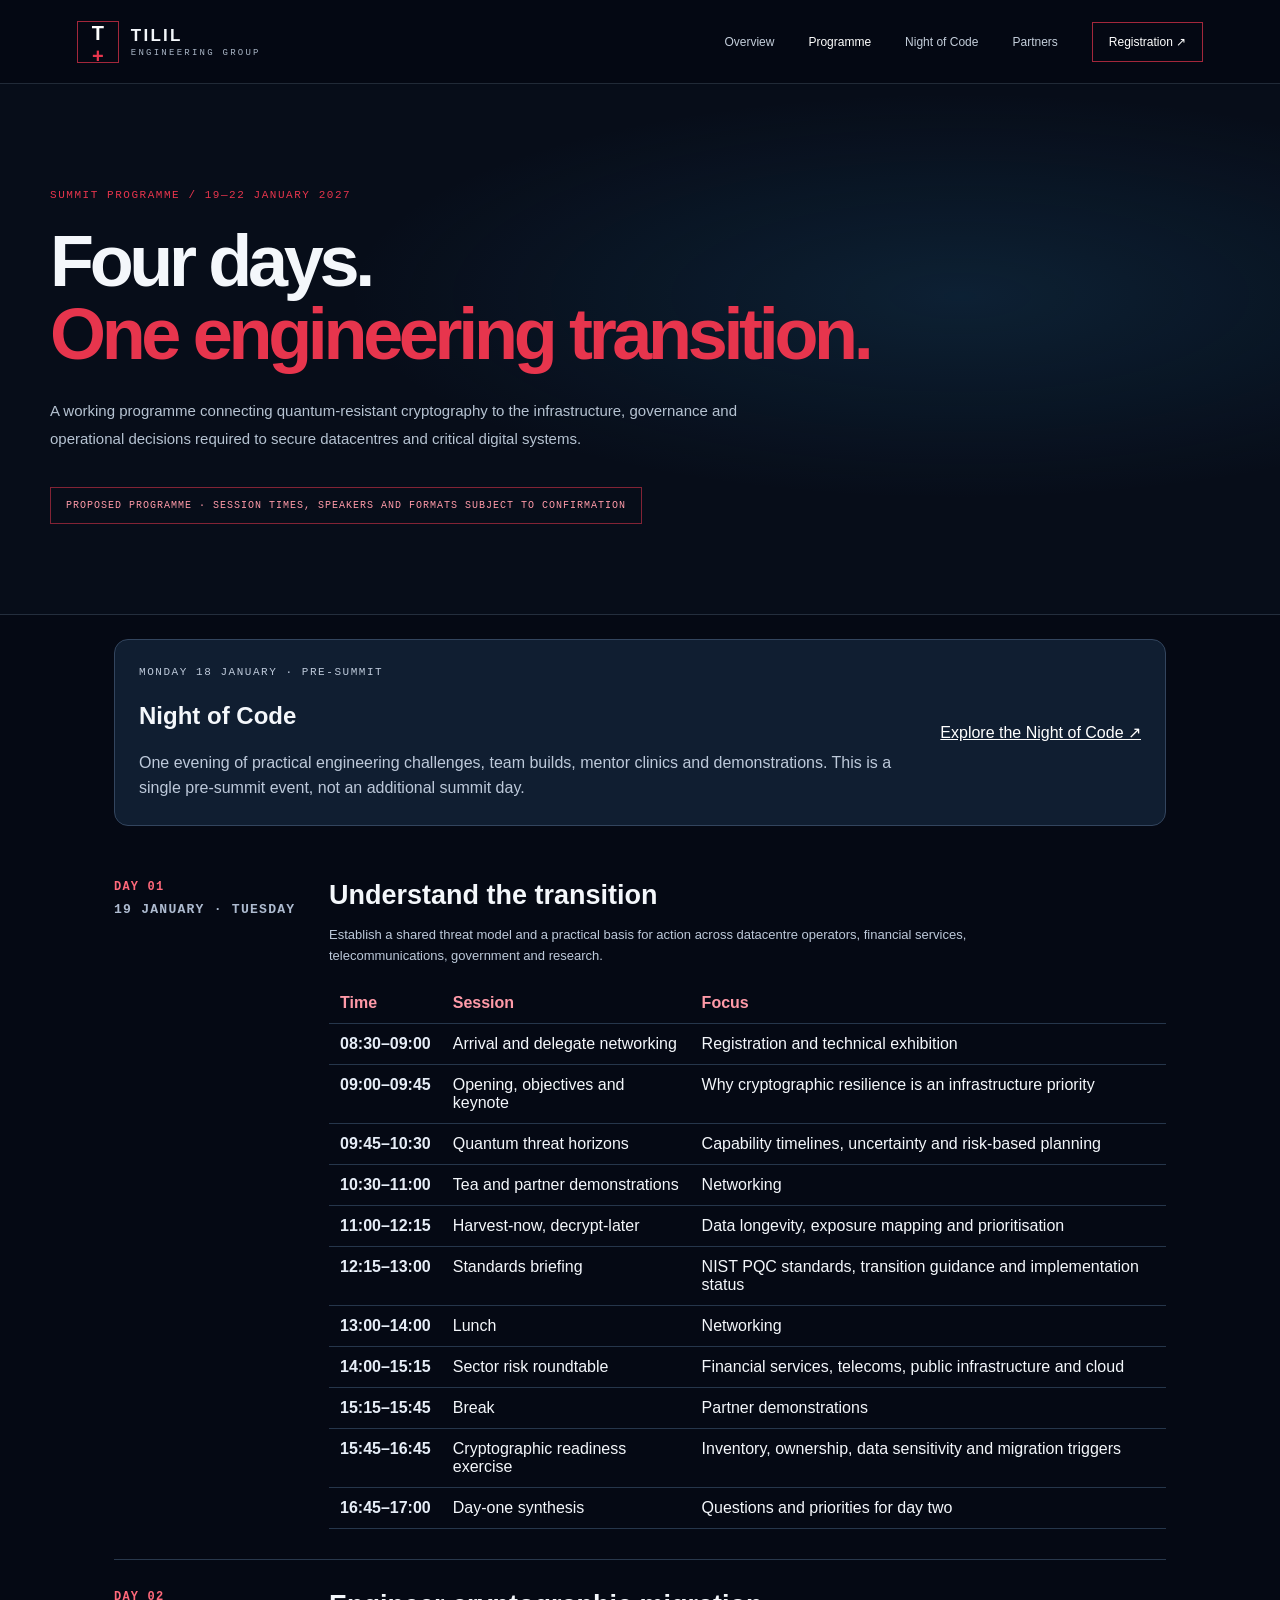
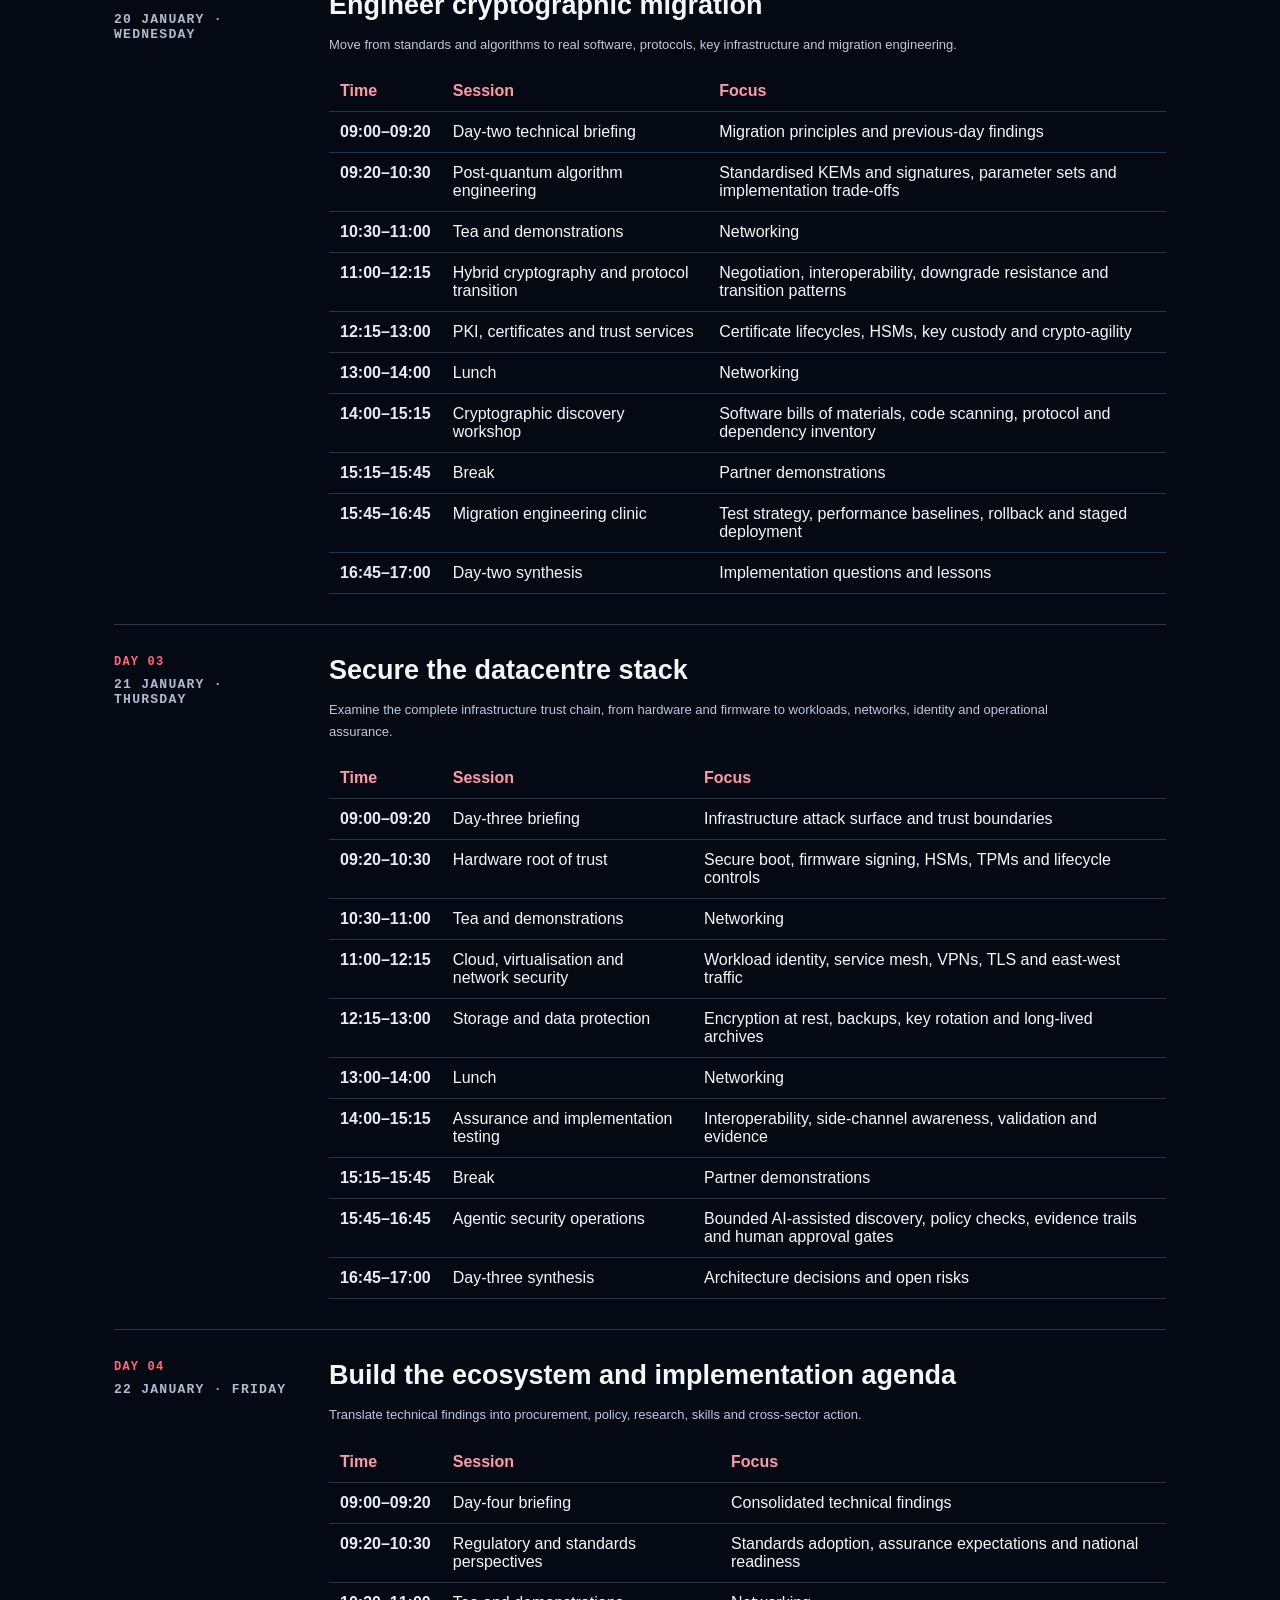
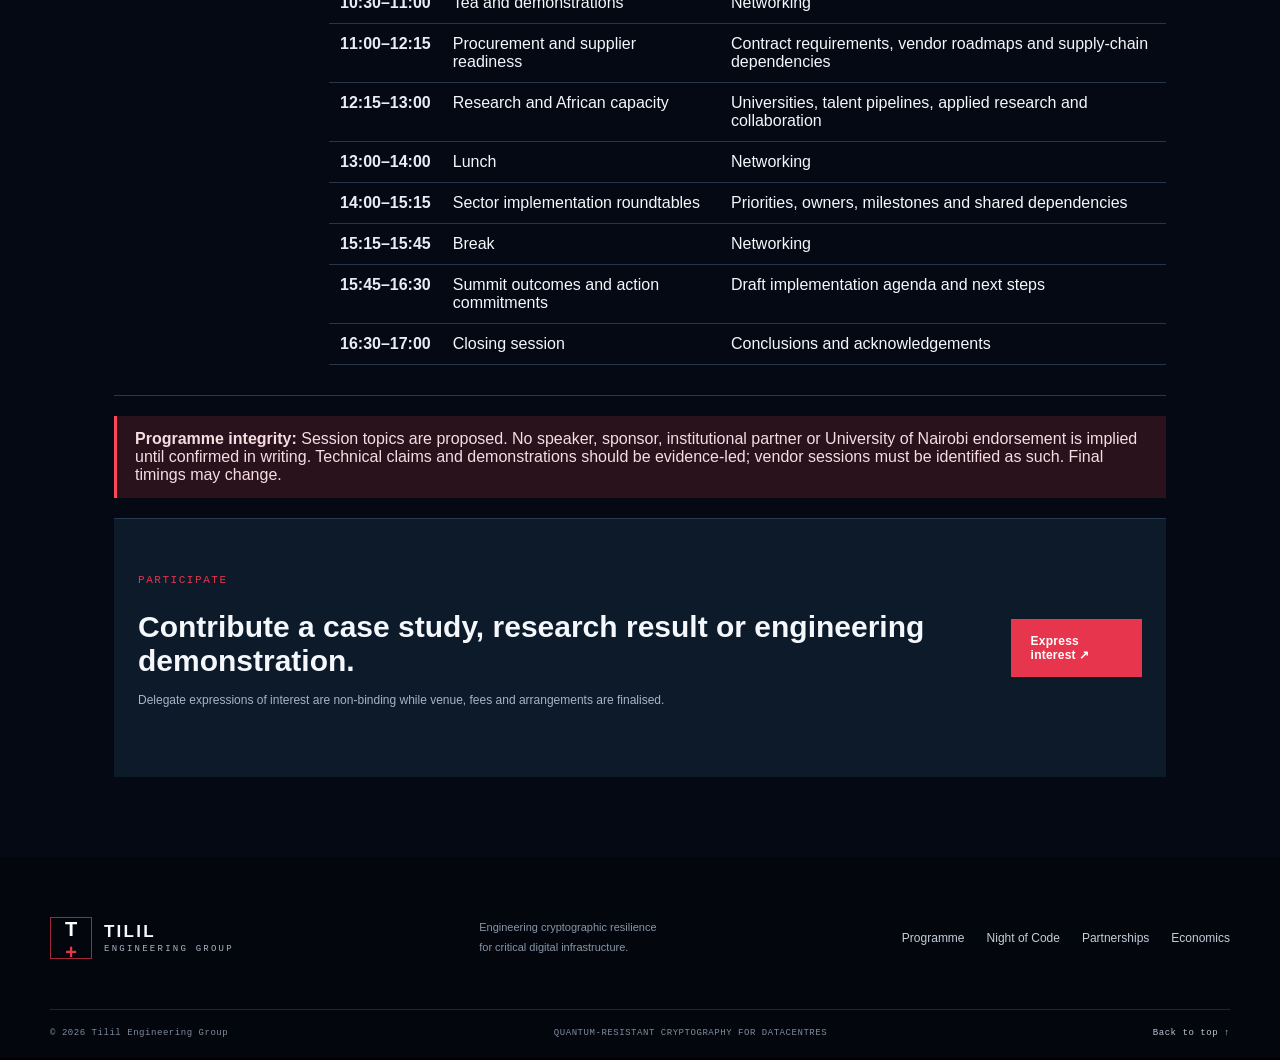
<file: programme.html>
<!doctype html>
<html lang="en"><head><meta charset="utf-8"><meta name="viewport" content="width=device-width,initial-scale=1"><meta name="theme-color" content="#050914"><meta name="description" content="Proposed four-day programme for the Quantum-Resistant Cryptography for Datacentres Summit, 19–22 January 2027."><title>Programme | Quantum-Resistant Cryptography for Datacentres</title><link rel="stylesheet" href="styles.css"><link rel="stylesheet" href="refinements.css"><link rel="stylesheet" href="inner-pages.css"><script src="script.js" defer></script><style>.programme-wrap{max-width:1100px;margin:auto;padding:0 24px 80px}.day-card{display:grid;grid-template-columns:190px 1fr;gap:25px;padding:30px 0;border-bottom:1px solid #29384c}.day-number{font-weight:800;color:#ff697b}.day-number span{display:block;color:#aebbd0;font-size:.82rem;margin-top:8px}.day-content h2{margin:0 0 8px}.day-content>p{color:#bdc9da;line-height:1.65}.session-table{width:100%;border-collapse:collapse;margin-top:16px}.session-table th,.session-table td{text-align:left;padding:11px;border-bottom:1px solid #26364b;vertical-align:top}.session-table th{color:#ff9aa8}.session-table td:first-child{white-space:nowrap;color:#e6edf7;font-weight:700}.programme-note{border-left:3px solid #ff465d;padding:14px 18px;background:#29121b;color:#f8dce2;margin:20px 0}.pre-event{display:flex;justify-content:space-between;gap:20px;align-items:center;background:#101e31;border:1px solid #33455e;border-radius:14px;padding:24px;margin:24px 0}.pre-event p{color:#bdc9da;line-height:1.6;margin-bottom:0}.pre-event a{color:#fff;white-space:nowrap}@media(max-width:700px){.day-card{grid-template-columns:1fr;gap:10px}.session-table{font-size:.87rem}.session-table th,.session-table td{padding:8px 5px}.pre-event{display:block}.pre-event a{display:inline-block;margin-top:12px}}</style></head>
<body><a class="skip-link" href="#main">Skip to main content</a><header class="site-header"><a class="brand" href="index.html"><span class="brand-symbol">T<span>+</span></span><span class="brand-name"><strong>TILIL</strong><small>ENGINEERING GROUP</small></span></a><button class="menu-toggle" type="button" aria-expanded="false" aria-controls="primary-nav" aria-label="Open navigation"><span></span><span></span></button><nav class="primary-nav" id="primary-nav" aria-label="Main navigation"><a href="index.html">Overview</a><a href="programme.html" aria-current="page">Programme</a><a href="night-of-code.html">Night of Code</a><a href="sponsors.html">Partners</a><a class="nav-cta" href="registration.html">Registration ↗</a></nav></header>
<main id="main" class="inner-main"><section class="inner-hero"><p class="eyebrow">SUMMIT PROGRAMME / 19—22 JANUARY 2027</p><h1>Four days.<br><span>One engineering transition.</span></h1><p>A working programme connecting quantum-resistant cryptography to the infrastructure, governance and operational decisions required to secure datacentres and critical digital systems.</p><div class="draft-note">PROPOSED PROGRAMME · SESSION TIMES, SPEAKERS AND FORMATS SUBJECT TO CONFIRMATION</div></section>
<div class="programme-wrap"><div class="pre-event"><div><p class="eyebrow">MONDAY 18 JANUARY · PRE-SUMMIT</p><h2>Night of Code</h2><p>One evening of practical engineering challenges, team builds, mentor clinics and demonstrations. This is a single pre-summit event, not an additional summit day.</p></div><a href="night-of-code.html">Explore the Night of Code ↗</a></div>
<section class="day-card"><div class="day-number">DAY 01<span>19 JANUARY · TUESDAY</span></div><div class="day-content"><h2>Understand the transition</h2><p>Establish a shared threat model and a practical basis for action across datacentre operators, financial services, telecommunications, government and research.</p><table class="session-table"><thead><tr><th>Time</th><th>Session</th><th>Focus</th></tr></thead><tbody><tr><td>08:30–09:00</td><td>Arrival and delegate networking</td><td>Registration and technical exhibition</td></tr><tr><td>09:00–09:45</td><td>Opening, objectives and keynote</td><td>Why cryptographic resilience is an infrastructure priority</td></tr><tr><td>09:45–10:30</td><td>Quantum threat horizons</td><td>Capability timelines, uncertainty and risk-based planning</td></tr><tr><td>10:30–11:00</td><td>Tea and partner demonstrations</td><td>Networking</td></tr><tr><td>11:00–12:15</td><td>Harvest-now, decrypt-later</td><td>Data longevity, exposure mapping and prioritisation</td></tr><tr><td>12:15–13:00</td><td>Standards briefing</td><td>NIST PQC standards, transition guidance and implementation status</td></tr><tr><td>13:00–14:00</td><td>Lunch</td><td>Networking</td></tr><tr><td>14:00–15:15</td><td>Sector risk roundtable</td><td>Financial services, telecoms, public infrastructure and cloud</td></tr><tr><td>15:15–15:45</td><td>Break</td><td>Partner demonstrations</td></tr><tr><td>15:45–16:45</td><td>Cryptographic readiness exercise</td><td>Inventory, ownership, data sensitivity and migration triggers</td></tr><tr><td>16:45–17:00</td><td>Day-one synthesis</td><td>Questions and priorities for day two</td></tr></tbody></table></div></section>
<section class="day-card"><div class="day-number">DAY 02<span>20 JANUARY · WEDNESDAY</span></div><div class="day-content"><h2>Engineer cryptographic migration</h2><p>Move from standards and algorithms to real software, protocols, key infrastructure and migration engineering.</p><table class="session-table"><thead><tr><th>Time</th><th>Session</th><th>Focus</th></tr></thead><tbody><tr><td>09:00–09:20</td><td>Day-two technical briefing</td><td>Migration principles and previous-day findings</td></tr><tr><td>09:20–10:30</td><td>Post-quantum algorithm engineering</td><td>Standardised KEMs and signatures, parameter sets and implementation trade-offs</td></tr><tr><td>10:30–11:00</td><td>Tea and demonstrations</td><td>Networking</td></tr><tr><td>11:00–12:15</td><td>Hybrid cryptography and protocol transition</td><td>Negotiation, interoperability, downgrade resistance and transition patterns</td></tr><tr><td>12:15–13:00</td><td>PKI, certificates and trust services</td><td>Certificate lifecycles, HSMs, key custody and crypto-agility</td></tr><tr><td>13:00–14:00</td><td>Lunch</td><td>Networking</td></tr><tr><td>14:00–15:15</td><td>Cryptographic discovery workshop</td><td>Software bills of materials, code scanning, protocol and dependency inventory</td></tr><tr><td>15:15–15:45</td><td>Break</td><td>Partner demonstrations</td></tr><tr><td>15:45–16:45</td><td>Migration engineering clinic</td><td>Test strategy, performance baselines, rollback and staged deployment</td></tr><tr><td>16:45–17:00</td><td>Day-two synthesis</td><td>Implementation questions and lessons</td></tr></tbody></table></div></section>
<section class="day-card"><div class="day-number">DAY 03<span>21 JANUARY · THURSDAY</span></div><div class="day-content"><h2>Secure the datacentre stack</h2><p>Examine the complete infrastructure trust chain, from hardware and firmware to workloads, networks, identity and operational assurance.</p><table class="session-table"><thead><tr><th>Time</th><th>Session</th><th>Focus</th></tr></thead><tbody><tr><td>09:00–09:20</td><td>Day-three briefing</td><td>Infrastructure attack surface and trust boundaries</td></tr><tr><td>09:20–10:30</td><td>Hardware root of trust</td><td>Secure boot, firmware signing, HSMs, TPMs and lifecycle controls</td></tr><tr><td>10:30–11:00</td><td>Tea and demonstrations</td><td>Networking</td></tr><tr><td>11:00–12:15</td><td>Cloud, virtualisation and network security</td><td>Workload identity, service mesh, VPNs, TLS and east-west traffic</td></tr><tr><td>12:15–13:00</td><td>Storage and data protection</td><td>Encryption at rest, backups, key rotation and long-lived archives</td></tr><tr><td>13:00–14:00</td><td>Lunch</td><td>Networking</td></tr><tr><td>14:00–15:15</td><td>Assurance and implementation testing</td><td>Interoperability, side-channel awareness, validation and evidence</td></tr><tr><td>15:15–15:45</td><td>Break</td><td>Partner demonstrations</td></tr><tr><td>15:45–16:45</td><td>Agentic security operations</td><td>Bounded AI-assisted discovery, policy checks, evidence trails and human approval gates</td></tr><tr><td>16:45–17:00</td><td>Day-three synthesis</td><td>Architecture decisions and open risks</td></tr></tbody></table></div></section>
<section class="day-card"><div class="day-number">DAY 04<span>22 JANUARY · FRIDAY</span></div><div class="day-content"><h2>Build the ecosystem and implementation agenda</h2><p>Translate technical findings into procurement, policy, research, skills and cross-sector action.</p><table class="session-table"><thead><tr><th>Time</th><th>Session</th><th>Focus</th></tr></thead><tbody><tr><td>09:00–09:20</td><td>Day-four briefing</td><td>Consolidated technical findings</td></tr><tr><td>09:20–10:30</td><td>Regulatory and standards perspectives</td><td>Standards adoption, assurance expectations and national readiness</td></tr><tr><td>10:30–11:00</td><td>Tea and demonstrations</td><td>Networking</td></tr><tr><td>11:00–12:15</td><td>Procurement and supplier readiness</td><td>Contract requirements, vendor roadmaps and supply-chain dependencies</td></tr><tr><td>12:15–13:00</td><td>Research and African capacity</td><td>Universities, talent pipelines, applied research and collaboration</td></tr><tr><td>13:00–14:00</td><td>Lunch</td><td>Networking</td></tr><tr><td>14:00–15:15</td><td>Sector implementation roundtables</td><td>Priorities, owners, milestones and shared dependencies</td></tr><tr><td>15:15–15:45</td><td>Break</td><td>Networking</td></tr><tr><td>15:45–16:30</td><td>Summit outcomes and action commitments</td><td>Draft implementation agenda and next steps</td></tr><tr><td>16:30–17:00</td><td>Closing session</td><td>Conclusions and acknowledgements</td></tr></tbody></table></div></section>
<div class="programme-note"><strong>Programme integrity:</strong> Session topics are proposed. No speaker, sponsor, institutional partner or University of Nairobi endorsement is implied until confirmed in writing. Technical claims and demonstrations should be evidence-led; vendor sessions must be identified as such. Final timings may change.</div>
<div class="inner-callout"><div><p class="eyebrow">PARTICIPATE</p><h2>Contribute a case study, research result or engineering demonstration.</h2><p>Delegate expressions of interest are non-binding while venue, fees and arrangements are finalised.</p></div><a class="button button-primary" href="registration.html">Express interest ↗</a></div></div></main>
<footer class="site-footer"><div class="footer-main"><a class="brand footer-brand" href="index.html"><span class="brand-symbol">T<span>+</span></span><span class="brand-name"><strong>TILIL</strong><small>ENGINEERING GROUP</small></span></a><p>Engineering cryptographic resilience<br>for critical digital infrastructure.</p><div class="footer-links"><a href="programme.html">Programme</a><a href="night-of-code.html">Night of Code</a><a href="sponsors.html">Partnerships</a><a href="economics.html">Economics</a></div></div><div class="footer-bottom"><span>© <span data-year>2026</span> Tilil Engineering Group</span><span>QUANTUM-RESISTANT CRYPTOGRAPHY FOR DATACENTRES</span><a href="#main">Back to top ↑</a></div></footer></body></html>
</file>
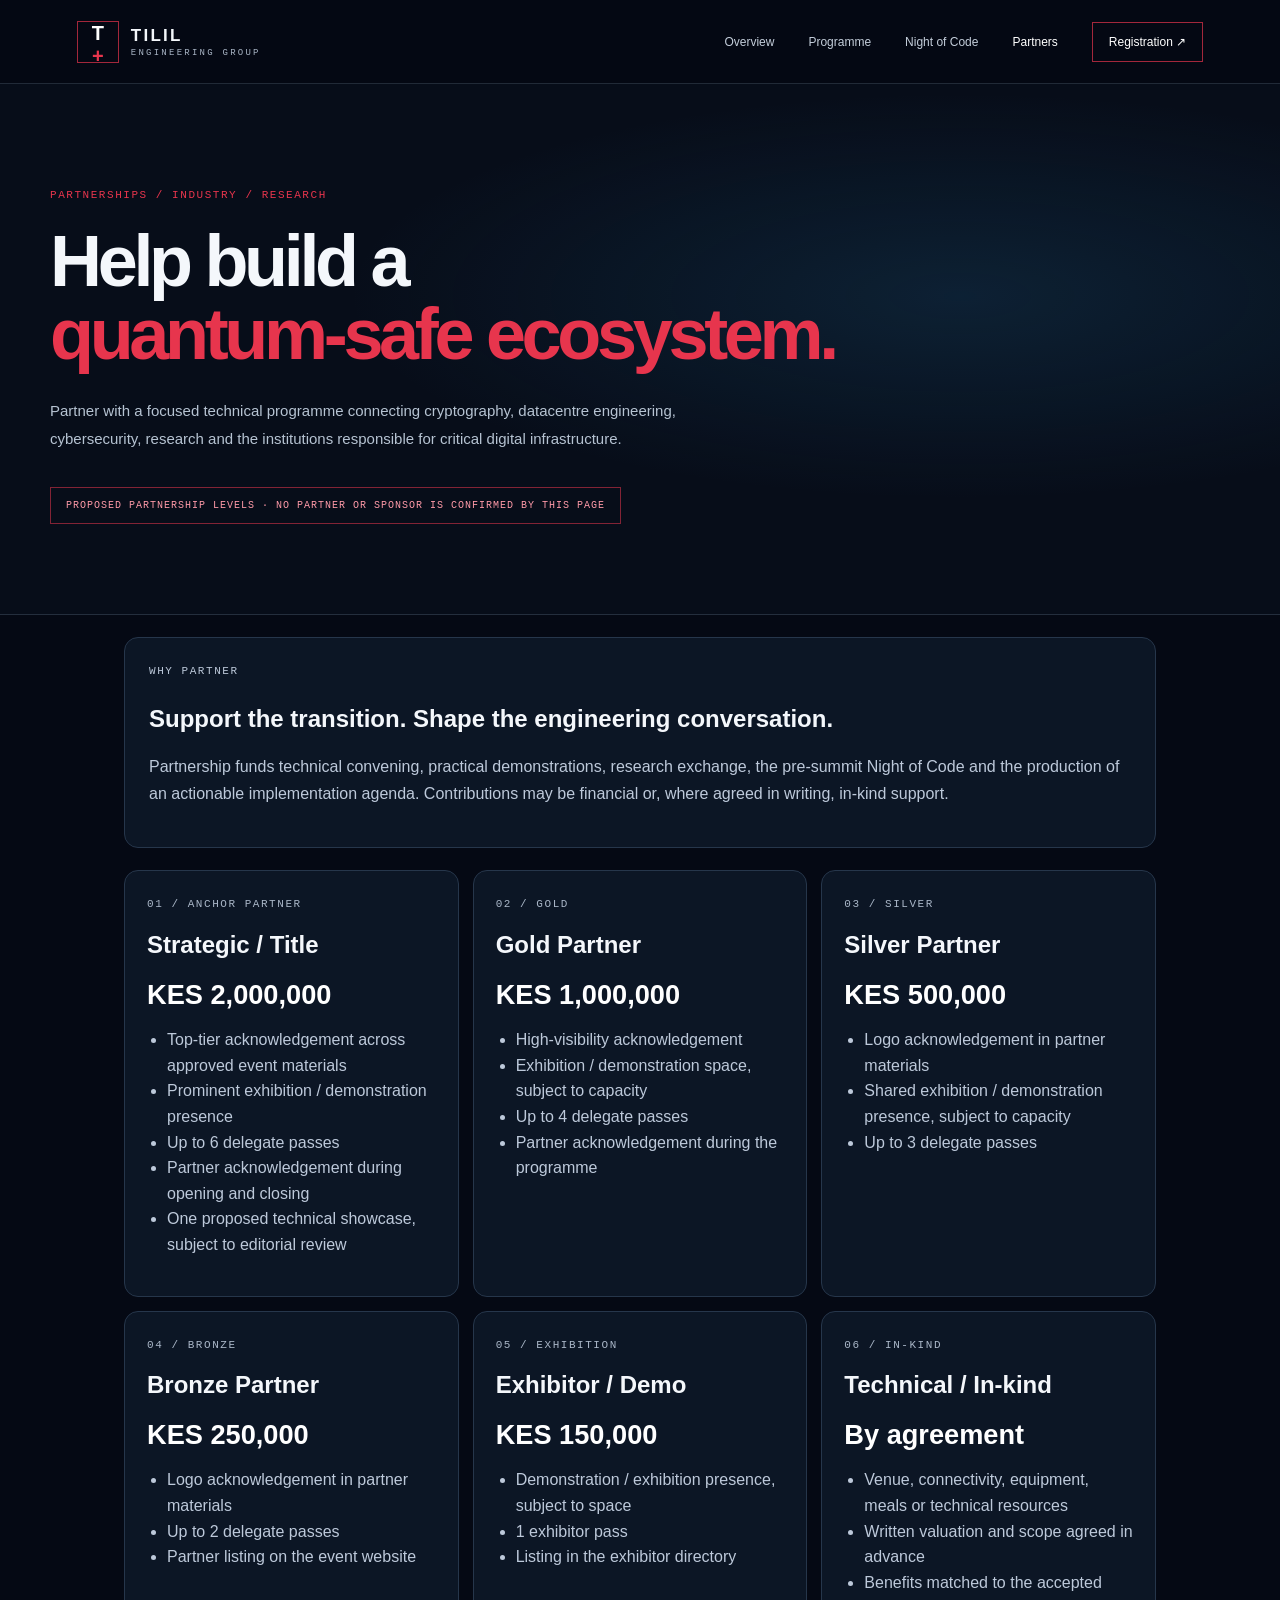
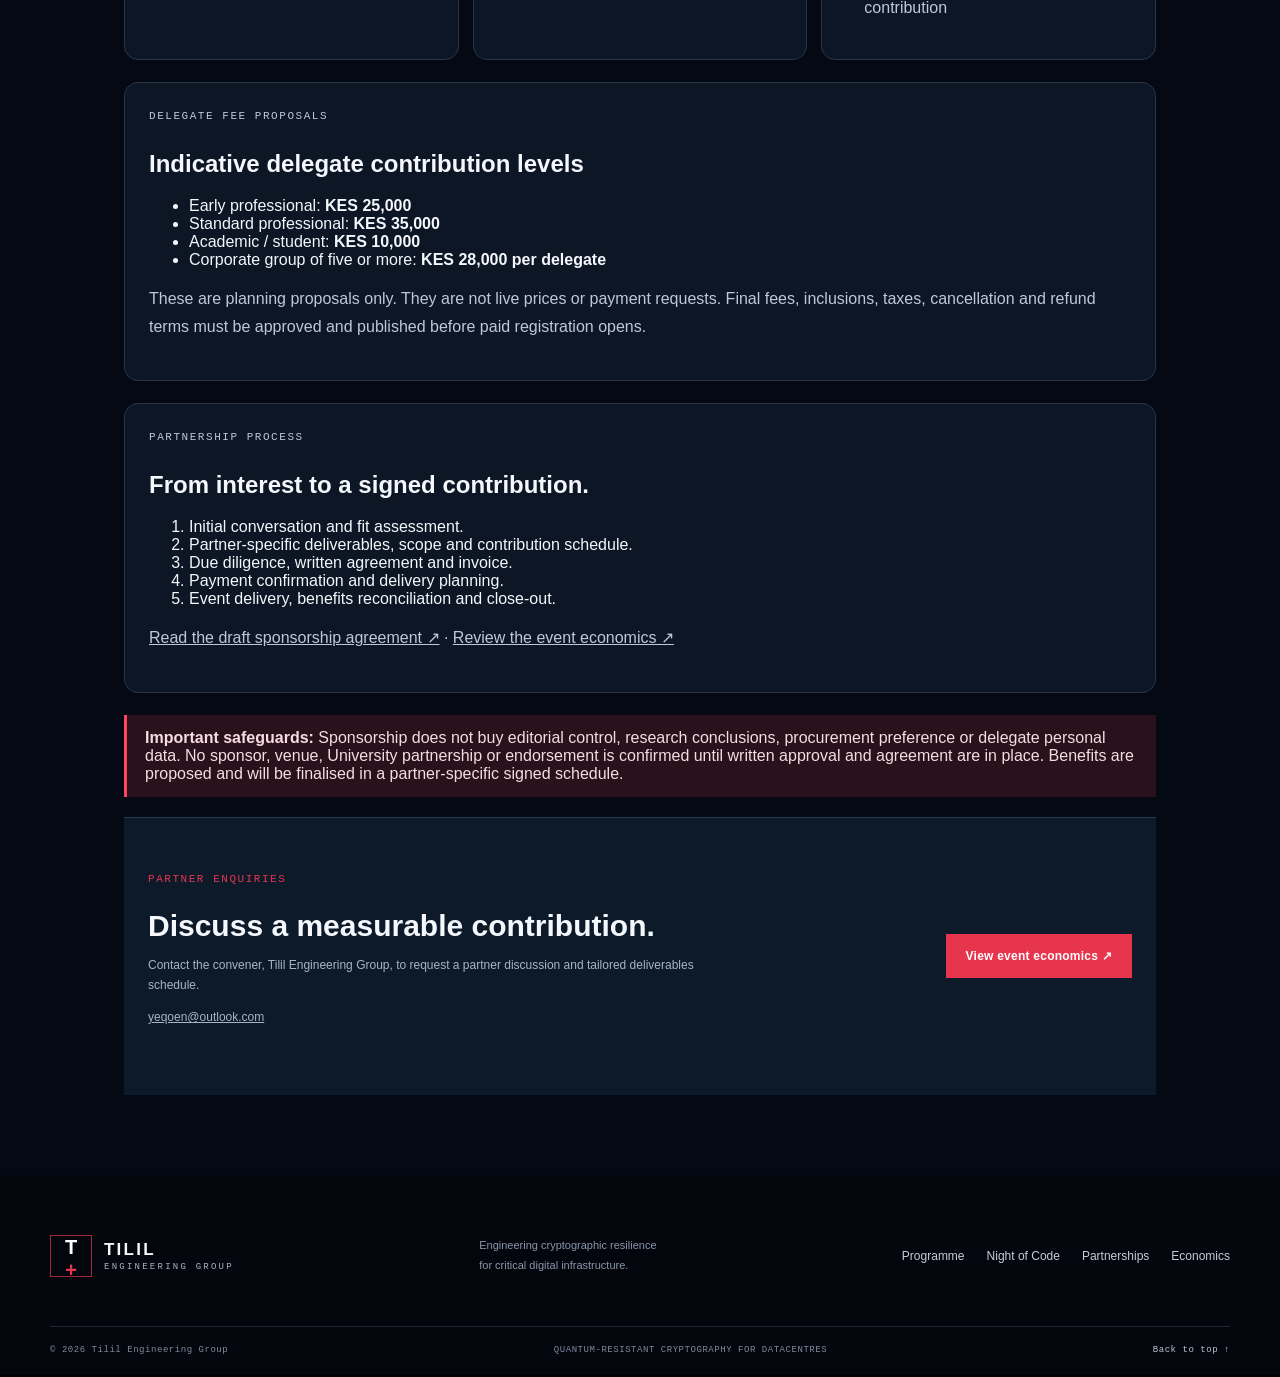
<file: sponsors.html>
<!doctype html>
<html lang="en"><head><meta charset="utf-8"><meta name="viewport" content="width=device-width,initial-scale=1"><meta name="theme-color" content="#050914"><meta name="description" content="Proposed sponsorship tiers and partnership opportunities for the Quantum-Resistant Cryptography for Datacentres Summit."><title>Partners | Quantum-Resistant Cryptography for Datacentres</title><link rel="stylesheet" href="styles.css"><link rel="stylesheet" href="refinements.css"><link rel="stylesheet" href="inner-pages.css"><script src="script.js" defer></script><style>.partner-wrap{max-width:1080px;margin:auto;padding:0 24px 80px}.tier-grid{display:grid;grid-template-columns:repeat(3,minmax(0,1fr));gap:14px}.tier{background:#0c1625;border:1px solid #26364b;border-radius:14px;padding:22px}.tier .amount{font-size:1.7rem;font-weight:800;color:#fff;display:block;margin:10px 0}.tier p,.tier li{color:#bdc9da;line-height:1.6}.tier ul{padding-left:20px}.partner-panel{background:#0c1625;border:1px solid #26364b;border-radius:14px;padding:24px;margin:22px 0}.partner-panel h2{margin-top:0}.partner-panel p{color:#bdc9da;line-height:1.7}.caution{border-left:3px solid #ff465d;padding:14px 18px;background:#29121b;color:#f8dce2;margin:20px 0}@media(max-width:760px){.tier-grid{grid-template-columns:1fr}}</style></head>
<body><a class="skip-link" href="#main">Skip to main content</a><header class="site-header"><a class="brand" href="index.html"><span class="brand-symbol">T<span>+</span></span><span class="brand-name"><strong>TILIL</strong><small>ENGINEERING GROUP</small></span></a><button class="menu-toggle" type="button" aria-expanded="false" aria-controls="primary-nav" aria-label="Open navigation"><span></span><span></span></button><nav class="primary-nav" id="primary-nav" aria-label="Main navigation"><a href="index.html">Overview</a><a href="programme.html">Programme</a><a href="night-of-code.html">Night of Code</a><a href="sponsors.html" aria-current="page">Partners</a><a class="nav-cta" href="registration.html">Registration ↗</a></nav></header>
<main id="main" class="inner-main"><section class="inner-hero"><p class="eyebrow">PARTNERSHIPS / INDUSTRY / RESEARCH</p><h1>Help build a<br><span>quantum-safe ecosystem.</span></h1><p>Partner with a focused technical programme connecting cryptography, datacentre engineering, cybersecurity, research and the institutions responsible for critical digital infrastructure.</p><div class="draft-note">PROPOSED PARTNERSHIP LEVELS · NO PARTNER OR SPONSOR IS CONFIRMED BY THIS PAGE</div></section>
<div class="partner-wrap"><div class="partner-panel"><p class="eyebrow">WHY PARTNER</p><h2>Support the transition. Shape the engineering conversation.</h2><p>Partnership funds technical convening, practical demonstrations, research exchange, the pre-summit Night of Code and the production of an actionable implementation agenda. Contributions may be financial or, where agreed in writing, in-kind support.</p></div>
<div class="tier-grid"><article class="tier"><span class="eyebrow">01 / ANCHOR PARTNER</span><h2>Strategic / Title</h2><span class="amount">KES 2,000,000</span><ul><li>Top-tier acknowledgement across approved event materials</li><li>Prominent exhibition / demonstration presence</li><li>Up to 6 delegate passes</li><li>Partner acknowledgement during opening and closing</li><li>One proposed technical showcase, subject to editorial review</li></ul></article><article class="tier"><span class="eyebrow">02 / GOLD</span><h2>Gold Partner</h2><span class="amount">KES 1,000,000</span><ul><li>High-visibility acknowledgement</li><li>Exhibition / demonstration space, subject to capacity</li><li>Up to 4 delegate passes</li><li>Partner acknowledgement during the programme</li></ul></article><article class="tier"><span class="eyebrow">03 / SILVER</span><h2>Silver Partner</h2><span class="amount">KES 500,000</span><ul><li>Logo acknowledgement in partner materials</li><li>Shared exhibition / demonstration presence, subject to capacity</li><li>Up to 3 delegate passes</li></ul></article><article class="tier"><span class="eyebrow">04 / BRONZE</span><h2>Bronze Partner</h2><span class="amount">KES 250,000</span><ul><li>Logo acknowledgement in partner materials</li><li>Up to 2 delegate passes</li><li>Partner listing on the event website</li></ul></article><article class="tier"><span class="eyebrow">05 / EXHIBITION</span><h2>Exhibitor / Demo</h2><span class="amount">KES 150,000</span><ul><li>Demonstration / exhibition presence, subject to space</li><li>1 exhibitor pass</li><li>Listing in the exhibitor directory</li></ul></article><article class="tier"><span class="eyebrow">06 / IN-KIND</span><h2>Technical / In-kind</h2><span class="amount">By agreement</span><ul><li>Venue, connectivity, equipment, meals or technical resources</li><li>Written valuation and scope agreed in advance</li><li>Benefits matched to the accepted contribution</li></ul></article></div>
<div class="partner-panel"><p class="eyebrow">DELEGATE FEE PROPOSALS</p><h2>Indicative delegate contribution levels</h2><ul><li>Early professional: <strong>KES 25,000</strong></li><li>Standard professional: <strong>KES 35,000</strong></li><li>Academic / student: <strong>KES 10,000</strong></li><li>Corporate group of five or more: <strong>KES 28,000 per delegate</strong></li></ul><p>These are planning proposals only. They are not live prices or payment requests. Final fees, inclusions, taxes, cancellation and refund terms must be approved and published before paid registration opens.</p></div>
<div class="partner-panel"><p class="eyebrow">PARTNERSHIP PROCESS</p><h2>From interest to a signed contribution.</h2><ol><li>Initial conversation and fit assessment.</li><li>Partner-specific deliverables, scope and contribution schedule.</li><li>Due diligence, written agreement and invoice.</li><li>Payment confirmation and delivery planning.</li><li>Event delivery, benefits reconciliation and close-out.</li></ol><p><a href="docs/DRAFT-SPONSORSHIP-AGREEMENT.md">Read the draft sponsorship agreement ↗</a> · <a href="economics.html">Review the event economics ↗</a></p></div>
<div class="caution"><strong>Important safeguards:</strong> Sponsorship does not buy editorial control, research conclusions, procurement preference or delegate personal data. No sponsor, venue, University partnership or endorsement is confirmed until written approval and agreement are in place. Benefits are proposed and will be finalised in a partner-specific signed schedule.</div>
<div class="inner-callout"><div><p class="eyebrow">PARTNER ENQUIRIES</p><h2>Discuss a measurable contribution.</h2><p>Contact the convener, Tilil Engineering Group, to request a partner discussion and tailored deliverables schedule.</p><p><a href="mailto:yeqoen@outlook.com">yeqoen@outlook.com</a></p></div><a class="button button-primary" href="economics.html">View event economics ↗</a></div></div></main>
<footer class="site-footer"><div class="footer-main"><a class="brand footer-brand" href="index.html"><span class="brand-symbol">T<span>+</span></span><span class="brand-name"><strong>TILIL</strong><small>ENGINEERING GROUP</small></span></a><p>Engineering cryptographic resilience<br>for critical digital infrastructure.</p><div class="footer-links"><a href="programme.html">Programme</a><a href="night-of-code.html">Night of Code</a><a href="sponsors.html">Partnerships</a><a href="economics.html">Economics</a></div></div><div class="footer-bottom"><span>© <span data-year>2026</span> Tilil Engineering Group</span><span>QUANTUM-RESISTANT CRYPTOGRAPHY FOR DATACENTRES</span><a href="#main">Back to top ↑</a></div></footer></body></html>
</file>
<file: styles.css>
:root {
  --bg: #04070e;
  --panel: rgba(9, 12, 19, 0.82);
  --panel-strong: rgba(8, 10, 16, 0.9);
  --line: rgba(255, 255, 255, 0.22);
  --text: #eef5ff;
  --muted: rgba(239, 245, 255, 0.72);
  --red: #ff2c43;
  --red-2: #ff4b5f;
  --blue: #24c7ff;
  --cyan: #6ad9ff;
  --deep-blue: #071a30;
  --shadow-red: rgba(255, 29, 82, 0.5);
  --shadow-blue: rgba(0, 153, 255, 0.5);
}

* {
  box-sizing: border-box;
}

html, body {
  margin: 0;
  min-height: 100%;
  background: #000;
  color: var(--text);
  font-family: "Inter", sans-serif;
}

body {
  background:
    radial-gradient(circle at 50% 18%, rgba(68, 102, 168, 0.16), transparent 22%),
    linear-gradient(180deg, #02050a 0%, #040a10 25%, #000 100%);
}

img {
  max-width: 100%;
  display: block;
}

.page-shell {
  width: min(1440px, calc(100% - 36px));
  margin: 24px auto;
  background: rgba(4, 7, 14, 0.88);
  border: 1px solid rgba(255, 255, 255, 0.08);
  box-shadow: 0 30px 90px rgba(0, 0, 0, 0.6);
  position: relative;
  overflow: hidden;
}

.page-shell::before {
  content: "";
  position: absolute;
  inset: 0;
  background:
    linear-gradient(90deg, rgba(0, 0, 0, 0.62), rgba(0, 0, 0, 0.2) 55%, rgba(0, 0, 0, 0.7)),
    radial-gradient(circle at 18% 20%, rgba(36, 199, 255, 0.12), transparent 34%),
    radial-gradient(circle at 82% 72%, rgba(255, 44, 67, 0.10), transparent 36%),
    repeating-linear-gradient(135deg, rgba(255,255,255,0.018) 0 1px, transparent 1px 28px);
  opacity: 0.82;
}

.topbar,
.content {
  position: relative;
  z-index: 1;
}

.topbar {
  display: flex;
  justify-content: space-between;
  align-items: center;
  gap: 20px;
  padding: 30px 52px 20px;
  min-height: 160px;
}

.brand-block {
  display: flex;
  align-items: center;
  gap: 18px;
  min-width: 0;
}

.left-brand {
  flex: 1;
}

.right-brand {
  justify-content: flex-end;
  flex: 1;
}

.cross-icon,
.brand-mark {
  display: grid;
  place-items: center;
  color: #fff;
  font-weight: 900;
  line-height: 1;
  text-shadow: 0 0 18px rgba(255, 255, 255, 0.6);
}

.cross-icon {
  width: 42px;
  height: 42px;
  font-size: 32px;
  position: relative;
  color: var(--red-2);
  filter: drop-shadow(0 0 8px rgba(255, 44, 67, 0.75));
}

.cross-icon::before {
  content: "";
  position: absolute;
  inset: -10px;
  border: 1px solid rgba(255, 255, 255, 0.18);
  transform: rotate(45deg);
  opacity: 0;
}

.brand-copy {
  display: flex;
  flex-direction: column;
  gap: 2px;
}

.brand-copy h1,
.brand-copy h2 {
  margin: 0;
  font-family: "Orbitron", sans-serif;
  letter-spacing: 0.08em;
  font-weight: 800;
  text-transform: uppercase;
}

.left-brand .brand-copy h1 {
  font-size: clamp(2.4rem, 4vw, 4rem);
}

.left-brand .brand-copy span {
  font-size: 0.75rem;
  letter-spacing: 0.22em;
  color: rgba(255, 255, 255, 0.82);
}

.right-brand .brand-mark {
  width: 54px;
  height: 54px;
  border-radius: 14px;
  background: linear-gradient(180deg, rgba(255,255,255,0.14), rgba(255,255,255,0.02));
  border: 1px solid rgba(255, 255, 255, 0.2);
  font-size: 2.3rem;
  font-family: "Orbitron", sans-serif;
  color: rgba(255, 255, 255, 0.95);
}

.right-brand .brand-copy h2 {
  font-size: clamp(1.8rem, 2.6vw, 3.2rem);
  letter-spacing: 0.06em;
  white-space: nowrap;
}

.content {
  padding: 0 52px 0;
}

.hero {
  display: flex;
  flex-direction: column;
  gap: 26px;
  padding-top: 8px;
}

.hero-text {
  max-width: 1100px;
}

.eyebrow {
  margin: 0 0 16px;
  font-size: 0.9rem;
  letter-spacing: 0.18em;
  font-weight: 700;
  color: rgba(255, 255, 255, 0.8);
}

.hero-text h2 {
  margin: 0;
  font-family: "Orbitron", sans-serif;
  font-size: clamp(2.9rem, 5vw, 6rem);
  line-height: 0.98;
  font-weight: 800;
  letter-spacing: -0.04em;
  text-transform: uppercase;
  color: #f6f8ff;
  text-shadow: 0 0 30px rgba(255, 255, 255, 0.12);
}

.hero-text h2::first-line {
  color: #fff;
}

.hero-tagline {
  margin: 22px 0 0;
  font-size: 0.78rem;
  letter-spacing: 0.08em;
  text-transform: uppercase;
  color: rgba(255, 255, 255, 0.78);
}

.event-meta {
  display: grid;
  grid-template-columns: repeat(3, minmax(200px, 1fr));
  gap: 30px;
  margin-top: 18px;
  padding-top: 10px;
  border-top: 1px solid rgba(255, 255, 255, 0.12);
}

.meta-item {
  display: flex;
  align-items: flex-start;
  gap: 14px;
  min-width: 0;
}

.meta-icon {
  display: grid;
  place-items: center;
  width: 46px;
  height: 46px;
  border: 1px solid rgba(255, 255, 255, 0.28);
  background: rgba(8, 11, 17, 0.42);
  color: #fff;
  font-size: 1.2rem;
  box-shadow: inset 0 0 12px rgba(255, 255, 255, 0.04);
}

.meta-copy {
  display: flex;
  flex-direction: column;
  gap: 4px;
  min-width: 0;
}

.meta-copy .label {
  font-size: 0.72rem;
  letter-spacing: 0.18em;
  text-transform: uppercase;
  color: rgba(255,255,255,0.75);
  font-weight: 700;
}

.meta-copy strong {
  font-size: 1.05rem;
  line-height: 1.2;
  font-weight: 700;
  color: #f5f9ff;
}

.threat-band {
  display: grid;
  grid-template-columns: 1fr 1.28fr 1fr;
  align-items: center;
  gap: 20px;
  margin-top: 28px;
  padding: 22px 0 18px;
  border-top: 1px solid rgba(255,255,255,0.12);
  border-bottom: 1px solid rgba(255,255,255,0.12);
  background: linear-gradient(90deg, rgba(9, 12, 18, 0.7), rgba(12, 18, 27, 0.2), rgba(10,14,22,0.7));
}

.threat-copy {
  display: flex;
  flex-direction: column;
  gap: 2px;
  font-family: "Orbitron", sans-serif;
  font-size: clamp(1.1rem, 2vw, 2.2rem);
  line-height: 1.1;
  letter-spacing: -0.06em;
  text-transform: uppercase;
  text-shadow: 0 0 18px rgba(255,255,255,0.08);
}

.threat-copy.left {
  text-align: left;
  padding-left: 10px;
}

.threat-copy.right {
  text-align: right;
  padding-right: 10px;
}

.shield-wrap {
  position: relative;
  display: grid;
  place-items: center;
  min-height: 260px;
}

.shield-wrap::before,
.shield-wrap::after {
  content: "";
  position: absolute;
  inset: 20% 12%;
  border-radius: 50%;
  filter: blur(22px);
  opacity: 0.9;
}

.shield-wrap::before {
  background: radial-gradient(circle, rgba(36, 199, 255, 0.7), rgba(36, 199, 255, 0.1) 40%, transparent 72%);
  transform: translateX(-34%);
}

.shield-wrap::after {
  background: radial-gradient(circle, rgba(255, 44, 67, 0.7), rgba(255, 44, 67, 0.1) 40%, transparent 72%);
  transform: translateX(34%);
}

.shield {
  width: min(36vw, 360px);
  aspect-ratio: 1;
  position: relative;
  border-radius: 50%;
  background: linear-gradient(90deg, rgba(93,225,255,0.9), rgba(206,77,255,0.2));
  clip-path: polygon(50% 0%, 87% 18%, 100% 50%, 87% 82%, 50% 100%, 13% 82%, 0% 50%, 13% 18%);
  display: grid;
  place-items: center;
  box-shadow:
    inset 0 0 0 14px rgba(255,255,255,0.25),
    0 0 50px rgba(38, 224, 255, 0.45),
    0 0 80px rgba(255, 44, 67, 0.25);
}

.shield::before {
  content: "";
  position: absolute;
  inset: 10%;
  border-radius: 50%;
  background: linear-gradient(90deg, rgba(13, 21, 32, 0.75), rgba(13, 21, 32, 0.55));
  box-shadow: inset 0 0 0 4px rgba(255,255,255,0.06);
}

.lock {
  position: relative;
  width: 120px;
  height: 120px;
  z-index: 1;
}

.lock-shackle {
  position: absolute;
  left: 50%;
  top: 18px;
  width: 52px;
  height: 54px;
  border: 8px solid rgba(255,255,255,0.9);
  border-bottom: 0;
  border-radius: 50px 50px 0 0;
  transform: translateX(-50%);
  box-shadow: 0 0 18px rgba(255,255,255,0.38);
}

.lock-body {
  position: absolute;
  left: 50%;
  bottom: 0;
  width: 110px;
  height: 84px;
  transform: translateX(-50%);
  border-radius: 18px;
  background: linear-gradient(180deg, rgba(255,255,255,0.9), rgba(255,255,255,0.78));
  box-shadow: 0 0 30px rgba(255,255,255,0.3);
}

.lock-body::before {
  content: "";
  position: absolute;
  left: 50%;
  top: 50%;
  width: 18px;
  height: 18px;
  transform: translate(-50%, -50%);
  border-radius: 50%;
  background: rgba(10, 12, 19, 0.75);
  box-shadow: 0 0 0 8px rgba(10, 12, 19, 0.8);
}

.info-panels {
  display: grid;
  grid-template-columns: 1.1fr 1.1fr 1fr;
  gap: 22px;
  margin-top: 22px;
  padding-bottom: 20px;
}

.panel {
  border-top: 2px solid rgba(255, 255, 255, 0.18);
  padding-top: 22px;
  min-height: 260px;
}

.panel h3 {
  margin: 0 0 18px;
  font-family: "Orbitron", sans-serif;
  font-size: 1.05rem;
  letter-spacing: 0.08em;
  text-transform: uppercase;
}

.panel ul {
  margin: 0;
  padding: 0;
  list-style: none;
  display: grid;
  gap: 10px;
}

.panel li {
  position: relative;
  padding-left: 18px;
  line-height: 1.5;
  color: rgba(245, 249, 255, 0.83);
  font-size: 0.98rem;
}

.panel li::before {
  content: "•";
  position: absolute;
  left: 0;
  color: var(--red-2);
  font-size: 1.4rem;
  top: -2px;
}

.panel.why {
  display: flex;
  flex-direction: column;
  justify-content: flex-start;
}

.panel.why blockquote {
  margin: 24px 0 0;
  padding-left: 0;
  color: rgba(255, 255, 255, 0.82);
  font-size: 1.15rem;
  line-height: 1.5;
  font-family: "Orbitron", sans-serif;
  font-weight: 500;
  max-width: 26ch;
}

.bottom-banner {
  display: grid;
  grid-template-columns: 1.2fr 1fr 1.3fr;
  align-items: center;
  gap: 20px;
  padding: 26px 22px 32px;
  background: rgba(11, 18, 26, 0.65);
  border-top: 1px solid rgba(255,255,255,0.15);
  position: relative;
}

.bottom-banner::before {
  content: "";
  position: absolute;
  inset: 0;
  background: linear-gradient(90deg, rgba(255, 41, 55, 0.15), transparent 35%, rgba(20, 80, 160, 0.2));
  pointer-events: none;
}

.footer-item {
  position: relative;
  z-index: 1;
  display: flex;
  flex-direction: column;
  gap: 8px;
  text-transform: uppercase;
}

.mini-label {
  font-size: 0.74rem;
  letter-spacing: 0.12em;
  font-weight: 700;
  color: rgba(255,255,255,0.78);
}

.footer-item strong {
  font-size: clamp(1.2rem, 2vw, 2.5rem);
  line-height: 1.1;
  letter-spacing: -0.04em;
  font-family: "Orbitron", sans-serif;
  font-weight: 800;
}

.footer-item small {
  font-size: 0.76rem;
  letter-spacing: 0.06em;
  color: rgba(255,255,255,0.8);
}

.date-box {
  text-align: center;
  border-left: 1px solid rgba(255,255,255,0.2);
  border-right: 1px solid rgba(255,255,255,0.2);
  padding: 8px 16px;
}

.host {
  text-align: right;
}

@media (max-width: 980px) {
  .topbar,
  .content {
    padding-left: 28px;
    padding-right: 28px;
  }

  .topbar {
    padding-top: 24px;
    flex-direction: column;
    align-items: flex-start;
  }

  .right-brand {
    justify-content: flex-start;
  }

  .event-meta,
  .info-panels,
  .bottom-banner,
  .threat-band {
    grid-template-columns: 1fr;
  }

  .threat-band {
    gap: 12px;
  }

  .threat-copy.right,
  .threat-copy.left {
    text-align: center;
    padding: 0;
  }

  .shield-wrap {
    min-height: 210px;
  }

  .shield {
    width: min(62vw, 300px);
  }

  .date-box,
  .host {
    text-align: left;
    border: none;
    padding: 0;
  }
}

@media (max-width: 640px) {
  .page-shell {
    width: min(100% - 18px, 1440px);
    margin: 12px auto;
  }

  .topbar,
  .content {
    padding-left: 18px;
    padding-right: 18px;
  }

  .hero-text h2 {
    font-size: 2.5rem;
  }

  .brand-copy h1,
  .brand-copy h2 {
    white-space: normal;
  }

  .brand-block {
    gap: 12px;
  }

  .meta-icon {
    width: 36px;
    height: 36px;
  }

  .event-meta {
    gap: 18px;
  }

  .panel li,
  .meta-copy strong {
    font-size: 0.92rem;
  }
}
</file>
<file: refinements.css>
/* Summit platform design system and responsive layout */
:root{--ink:#050914;--ink-2:#0a1221;--panel:#0d1929;--line:rgba(180,205,235,.17);--white:#f4f7fb;--muted:#a8b4c5;--red:#e7354d;--cyan:#67d9f0;--mono:"DM Mono",monospace;--display:"Space Grotesk",sans-serif}
html{scroll-behavior:smooth;scroll-padding-top:90px}
body{margin:0;background:var(--ink);color:var(--white);font-family:Inter,sans-serif;-webkit-font-smoothing:antialiased}
a{color:inherit}
.skip-link{position:absolute;top:-60px;left:16px;z-index:100;background:#fff;color:#000;padding:12px 16px}
.skip-link:focus{top:12px}
.site-header{height:84px;padding:0 clamp(20px,6vw,88px);display:flex;align-items:center;justify-content:space-between;border-bottom:1px solid var(--line);background:rgba(5,9,20,.94);position:sticky;top:0;z-index:50;backdrop-filter:blur(18px)}
.brand{display:flex;align-items:center;gap:12px;text-decoration:none}
.brand-symbol{width:42px;height:42px;display:grid;place-items:center;border:1px solid rgba(231,53,77,.7);font:700 20px var(--display);color:#fff;position:relative}
.brand-symbol span{color:var(--red)}
.brand-name{display:flex;flex-direction:column;gap:2px;letter-spacing:.14em}
.brand-name strong{font:700 17px var(--display)}
.brand-name small{font:9px var(--mono);color:var(--muted)}
.primary-nav{display:flex;align-items:center;gap:34px}
.primary-nav a,.footer-links a{font-size:12px;color:#c4cedb;text-decoration:none;transition:color .2s}
.primary-nav a:hover,.primary-nav a[aria-current=page],.footer-links a:hover{color:#fff}
.primary-nav .nav-cta{border:1px solid rgba(231,53,77,.7);padding:12px 16px;color:#fff}
.nav-cta span{color:var(--red);margin-left:8px}
.menu-toggle{display:none;background:none;border:0;color:#fff}
.section-wrap{width:min(1180px,calc(100% - 48px));margin-inline:auto}
.hero{padding-top:80px;background:radial-gradient(ellipse at 78% 45%,rgba(30,88,132,.22),transparent 42%)}
.hero-grid{display:grid;grid-template-columns:1.1fr .9fr;align-items:center;gap:50px;min-height:480px}
.eyebrow{font:11px var(--mono);letter-spacing:.14em;color:#aab7c8;margin:0 0 24px}
.status-dot{display:inline-block;width:7px;height:7px;border-radius:50%;background:var(--red);box-shadow:0 0 14px var(--red);margin-right:9px}
.hero h1{font:700 clamp(42px,6.1vw,78px)/.98 var(--display);letter-spacing:-.065em;margin:0}
.hero h1 span{color:var(--red)}
.hero-lede{max-width:590px;color:#b5c1d0;font-size:16px;line-height:1.8;margin:28px 0 30px}
.hero-actions{display:flex;align-items:center;gap:28px;flex-wrap:wrap}
.button{display:inline-flex;align-items:center;justify-content:center;gap:18px;padding:15px 20px;text-decoration:none;font-size:12px;font-weight:700;letter-spacing:.02em;transition:transform .2s,background .2s}
.button:hover{transform:translateY(-2px)}
.button-primary{background:var(--red);color:white}
.text-link{font-size:12px;text-decoration:none;color:#dce4ed}
.text-link span{color:var(--cyan);margin-left:8px}
.hero-art{height:410px;position:relative;display:grid;place-items:center;isolation:isolate}
.hero-art:before{content:"";position:absolute;width:290px;height:290px;border-radius:50%;background:rgba(33,149,190,.13);filter:blur(65px);z-index:-1}
.orbit{position:absolute;border:1px solid rgba(103,217,240,.3);border-radius:50%;transform:rotate(-24deg)}
.orbit-one{width:370px;height:175px}.orbit-two{width:290px;height:330px;transform:rotate(48deg);border-color:rgba(231,53,77,.35)}
.core-shield{width:190px;height:220px;clip-path:polygon(50% 0,94% 18%,88% 72%,50% 100%,12% 72%,6% 18%);background:linear-gradient(145deg,rgba(103,217,240,.28),rgba(14,29,49,.95) 45%,rgba(231,53,77,.28));border:1px solid rgba(255,255,255,.2);display:flex;flex-direction:column;align-items:center;justify-content:center;gap:20px;filter:drop-shadow(0 0 30px rgba(48,177,216,.22))}
.core-lock{height:76px;width:76px;position:relative}
.core-lock i{position:absolute;left:21px;top:3px;width:34px;height:38px;border:5px solid #e7f8ff;border-bottom:0;border-radius:24px 24px 0 0}
.core-lock b{position:absolute;left:8px;bottom:0;width:60px;height:45px;background:linear-gradient(140deg,#f5fbff,#9cb7ca);border-radius:8px}
.core-lock b:after{content:"";position:absolute;left:25px;top:12px;width:10px;height:16px;border-radius:8px;background:#17283b}
.core-label{font:9px var(--mono);letter-spacing:.16em;text-align:center;line-height:1.7;color:#d8f5ff}
.node{position:absolute;font:10px var(--mono);letter-spacing:.1em;padding:8px 12px;background:#0b1a2b;border:1px solid rgba(103,217,240,.42);color:var(--cyan)}
.node-a{top:54px;left:16%}.node-b{top:94px;right:5%}.node-c{bottom:82px;left:10%}.node-d{bottom:40px;right:17%}
.art-coordinate{position:absolute;bottom:0;right:0;font:9px var(--mono);letter-spacing:.1em;color:#74869b}
.hero-foot{border-top:1px solid var(--line);border-bottom:1px solid var(--line);padding:18px 0;margin-top:55px;display:flex;justify-content:space-between;gap:20px;font:9px var(--mono);letter-spacing:.12em;color:#8d9bae}
.hero-foot i{color:var(--red);font-style:normal}
.event-strip{display:grid;grid-template-columns:repeat(4,1fr);border-bottom:1px solid var(--line);padding:28px max(24px,calc((100% - 1180px)/2))}
.event-strip>div{display:flex;flex-direction:column;gap:7px;padding:0 24px;border-left:1px solid var(--line)}
.event-strip>div:first-child{border:0;padding-left:0}
.fact-label{font:9px var(--mono);letter-spacing:.16em;color:var(--red)}
.event-strip strong{font:600 15px var(--display)}
.event-strip small{font-size:11px;color:var(--muted)}
.section-block{padding-top:110px;padding-bottom:110px}
.section-heading{margin-bottom:40px}
.section-heading .eyebrow{color:var(--red);margin-bottom:17px}
.section-heading h2,.cta-inner h2{font:600 clamp(34px,4.5vw,54px)/1.06 var(--display);letter-spacing:-.05em;margin:0}
.two-column-copy{display:grid;grid-template-columns:1fr 1fr;gap:70px}
.large-copy{font:500 22px/1.55 var(--display);color:#dce6f0;margin:0}
.body-copy{font-size:13px;line-height:1.9;color:var(--muted)}
.body-copy p{margin:0 0 16px}
.theme-section{background:linear-gradient(180deg,#091322,#0a1524);border-top:1px solid var(--line);border-bottom:1px solid var(--line);padding:100px 0}
.theme-section .section-heading h2{max-width:650px}
.theme-grid{display:grid;grid-template-columns:repeat(3,1fr);gap:1px;background:var(--line);border:1px solid var(--line)}
.theme-card{background:#0a1422;padding:28px;min-height:220px;position:relative}
.card-index{font:10px var(--mono);color:#778ba1}
.theme-icon{font-size:25px;color:var(--cyan);margin:22px 0 14px}
.theme-card h3{font:600 17px var(--display);margin:0 0 10px}
.theme-card p{font-size:12px;line-height:1.75;color:var(--muted);margin:0;max-width:34ch}
.audience-section{padding-top:100px;padding-bottom:105px}
.audience-list{display:flex;flex-wrap:wrap;gap:10px}
.audience-list span{border:1px solid var(--line);padding:13px 16px;color:#c4d0df;font-size:11px;background:rgba(255,255,255,.018)}
.cta-band{background:linear-gradient(110deg,#a91f36,#64182d 55%,#122b43);padding:75px 0}
.cta-inner{display:flex;align-items:center;justify-content:space-between;gap:50px}
.cta-inner .eyebrow{color:#f6bdc6}
.cta-inner h2{font-size:clamp(34px,4vw,50px)}
.cta-inner>div>p:last-child{font-size:12px;color:#f1cbd1;line-height:1.7;max-width:470px}
.cta-actions{display:flex;flex-direction:column;gap:12px;min-width:230px}
.button-light{background:#fff;color:#151923}
.button-outline{border:1px solid rgba(255,255,255,.5);color:white}
.site-footer{background:#03060d;padding:50px max(24px,calc((100% - 1180px)/2)) 20px}
.footer-main{display:flex;align-items:center;justify-content:space-between;gap:25px;padding-bottom:40px}
.footer-main>p{font-size:11px;line-height:1.8;color:#8997a9}
.footer-links{display:flex;gap:22px;flex-wrap:wrap}
.footer-bottom{border-top:1px solid var(--line);padding-top:18px;display:flex;justify-content:space-between;gap:16px;font:9px var(--mono);color:#7f8b9d;letter-spacing:.06em}
.footer-bottom a{color:#b9c4d2;text-decoration:none}
@media(max-width:850px){.hero-grid{grid-template-columns:1fr;gap:5px}.hero-art{height:330px}.event-strip{grid-template-columns:repeat(2,1fr);gap:24px}.event-strip>div:nth-child(3){border:0;padding-left:0}.theme-grid{grid-template-columns:repeat(2,1fr)}.cta-inner{align-items:flex-start;flex-direction:column}.cta-actions{flex-direction:row;flex-wrap:wrap}.footer-main{align-items:flex-start;flex-wrap:wrap}}
@media(max-width:600px){.site-header{height:72px}.menu-toggle{display:flex;flex-direction:column;gap:6px;padding:10px}.menu-toggle span{width:23px;height:2px;background:#fff}.primary-nav{display:none;position:absolute;top:71px;left:0;right:0;padding:22px 24px 26px;background:#070d19;border-bottom:1px solid var(--line);flex-direction:column;align-items:stretch;gap:22px}.primary-nav.is-open{display:flex}.primary-nav .nav-cta{text-align:center}.section-wrap{width:calc(100% - 40px)}.hero{padding-top:55px}.hero h1{font-size:clamp(39px,12vw,62px)}.hero-lede{font-size:14px}.hero-art{height:290px}.orbit-one{width:290px}.orbit-two{height:260px}.core-shield{transform:scale(.82)}.hero-foot{flex-direction:column;font-size:8px;line-height:1.6}.event-strip{padding:25px 20px;grid-template-columns:1fr 1fr;gap:22px 10px}.event-strip>div{padding:0 10px}.event-strip strong{font-size:12px}.event-strip small{font-size:10px}.section-block,.theme-section{padding-top:72px;padding-bottom:72px}.two-column-copy{grid-template-columns:1fr;gap:22px}.large-copy{font-size:19px}.theme-grid{grid-template-columns:1fr}.theme-card{min-height:0;padding:24px}.theme-icon{margin:15px 0 10px}.cta-band{padding:58px 0}.cta-actions{flex-direction:column;width:100%}.footer-main{flex-direction:column}.footer-links{gap:18px}.footer-bottom{flex-direction:column;line-height:1.6}}
@media(prefers-reduced-motion:reduce){html{scroll-behavior:auto}*,*:before,*:after{animation-duration:.01ms!important;animation-iteration-count:1!important;transition-duration:.01ms!important}}
</file>
<file: inner-pages.css>
.inner-main{min-height:65vh}.inner-hero{padding:105px max(24px,calc((100% - 1180px)/2)) 90px;background:radial-gradient(ellipse at 75% 40%,rgba(32,102,146,.22),transparent 45%),#070d19;border-bottom:1px solid var(--line)}.inner-hero .eyebrow{color:var(--red)}.inner-hero h1{font:700 clamp(43px,6vw,72px)/1.02 var(--display);letter-spacing:-.06em;margin:0 0 25px}.inner-hero h1 span{color:var(--red)}.inner-hero>p:not(.eyebrow){max-width:720px;color:#b6c3d2;font-size:15px;line-height:1.85}.draft-note{display:inline-block;margin-top:20px;border:1px solid rgba(231,53,77,.55);padding:12px 15px;color:#ff9aa8;font:10px var(--mono);letter-spacing:.1em}.day-list{width:min(1180px,calc(100% - 48px));margin:0 auto;padding:55px 0 95px}.day-card{display:grid;grid-template-columns:250px 1fr;gap:55px;padding:38px 0;border-bottom:1px solid var(--line)}.day-number{font:12px var(--mono);color:var(--red);letter-spacing:.1em}.day-number span{display:block;color:#8797aa;font-size:10px;margin-top:12px}.day-card h2,.partner-intro h2,.partner-steps h2,.registration-content h2,.inner-callout h2{font:600 27px var(--display);margin:0 0 12px}.day-card p,.partner-copy p{color:#aab8c9;font-size:13px;line-height:1.8;max-width:720px}.day-card ul,.registration-content ul{padding-left:18px;color:#c6d1df;font-size:12px;line-height:2.2}.inner-callout{padding:55px max(24px,calc((100% - 1180px)/2));background:#0c1a2a;border-top:1px solid var(--line);display:flex;align-items:center;justify-content:space-between;gap:40px}.inner-callout .eyebrow,.partner-intro .eyebrow,.partner-steps .eyebrow,.registration-content .eyebrow{color:var(--red)}.inner-callout h2{font-size:30px}.inner-callout p:not(.eyebrow){font-size:12px;color:var(--muted);line-height:1.7;max-width:600px}.partner-intro,.registration-content{width:min(1180px,calc(100% - 48px));margin:auto;padding:85px 0;display:grid;grid-template-columns:1fr 1fr;gap:70px}.partner-copy{align-self:center}.partner-grid{display:grid;grid-template-columns:repeat(3,1fr);gap:1px;background:var(--line);border-block:1px solid var(--line)}.partner-grid article{background:#0a1422;padding:38px max(25px,calc((100vw - 1180px)/6));min-height:230px}.partner-grid span{font:10px var(--mono);color:var(--red)}.partner-grid h3{font:600 19px var(--display)}.partner-grid p{font-size:12px;line-height:1.8;color:var(--muted)}.partner-steps{width:min(1180px,calc(100% - 48px));margin:auto;padding:85px 0}.partner-steps ol{list-style:none;padding:0;margin-top:35px}.partner-steps li{display:flex;gap:25px;padding:22px 0;border-bottom:1px solid var(--line)}.partner-steps li>b{font:13px var(--mono);color:var(--red)}.partner-steps li span{display:flex;flex-direction:column;gap:7px}.partner-steps li strong{font:600 16px var(--display)}.partner-steps li small{font-size:12px;color:var(--muted)}.registration-facts{display:grid;grid-template-columns:repeat(3,1fr);border-bottom:1px solid var(--line);padding:35px max(24px,calc((100% - 1180px)/2));gap:25px}.registration-facts div{display:flex;flex-direction:column;gap:8px}.registration-facts span{font:10px var(--mono);color:var(--red)}.registration-facts strong{font:600 16px var(--display)}.registration-facts small{font-size:11px;color:var(--muted)}.registration-content aside{background:#0d1929;border:1px solid var(--line);padding:28px;align-self:start}.registration-content aside h3{font:600 18px var(--display);margin-top:0}.registration-content aside p{font-size:12px;line-height:1.8;color:#b4c1d0}.registration-content aside strong{color:#fff}
@media(max-width:700px){.inner-hero{padding:75px 24px}.day-card{grid-template-columns:1fr;gap:16px}.partner-intro,.registration-content{grid-template-columns:1fr;gap:22px;padding:65px 0}.partner-grid{grid-template-columns:1fr}.partner-grid article{min-height:0;padding:28px 24px}.inner-callout{align-items:flex-start;flex-direction:column;padding-top:45px;padding-bottom:45px}.registration-facts{grid-template-columns:1fr;padding:28px 24px}.inner-callout .button{width:100%}}
</file>
